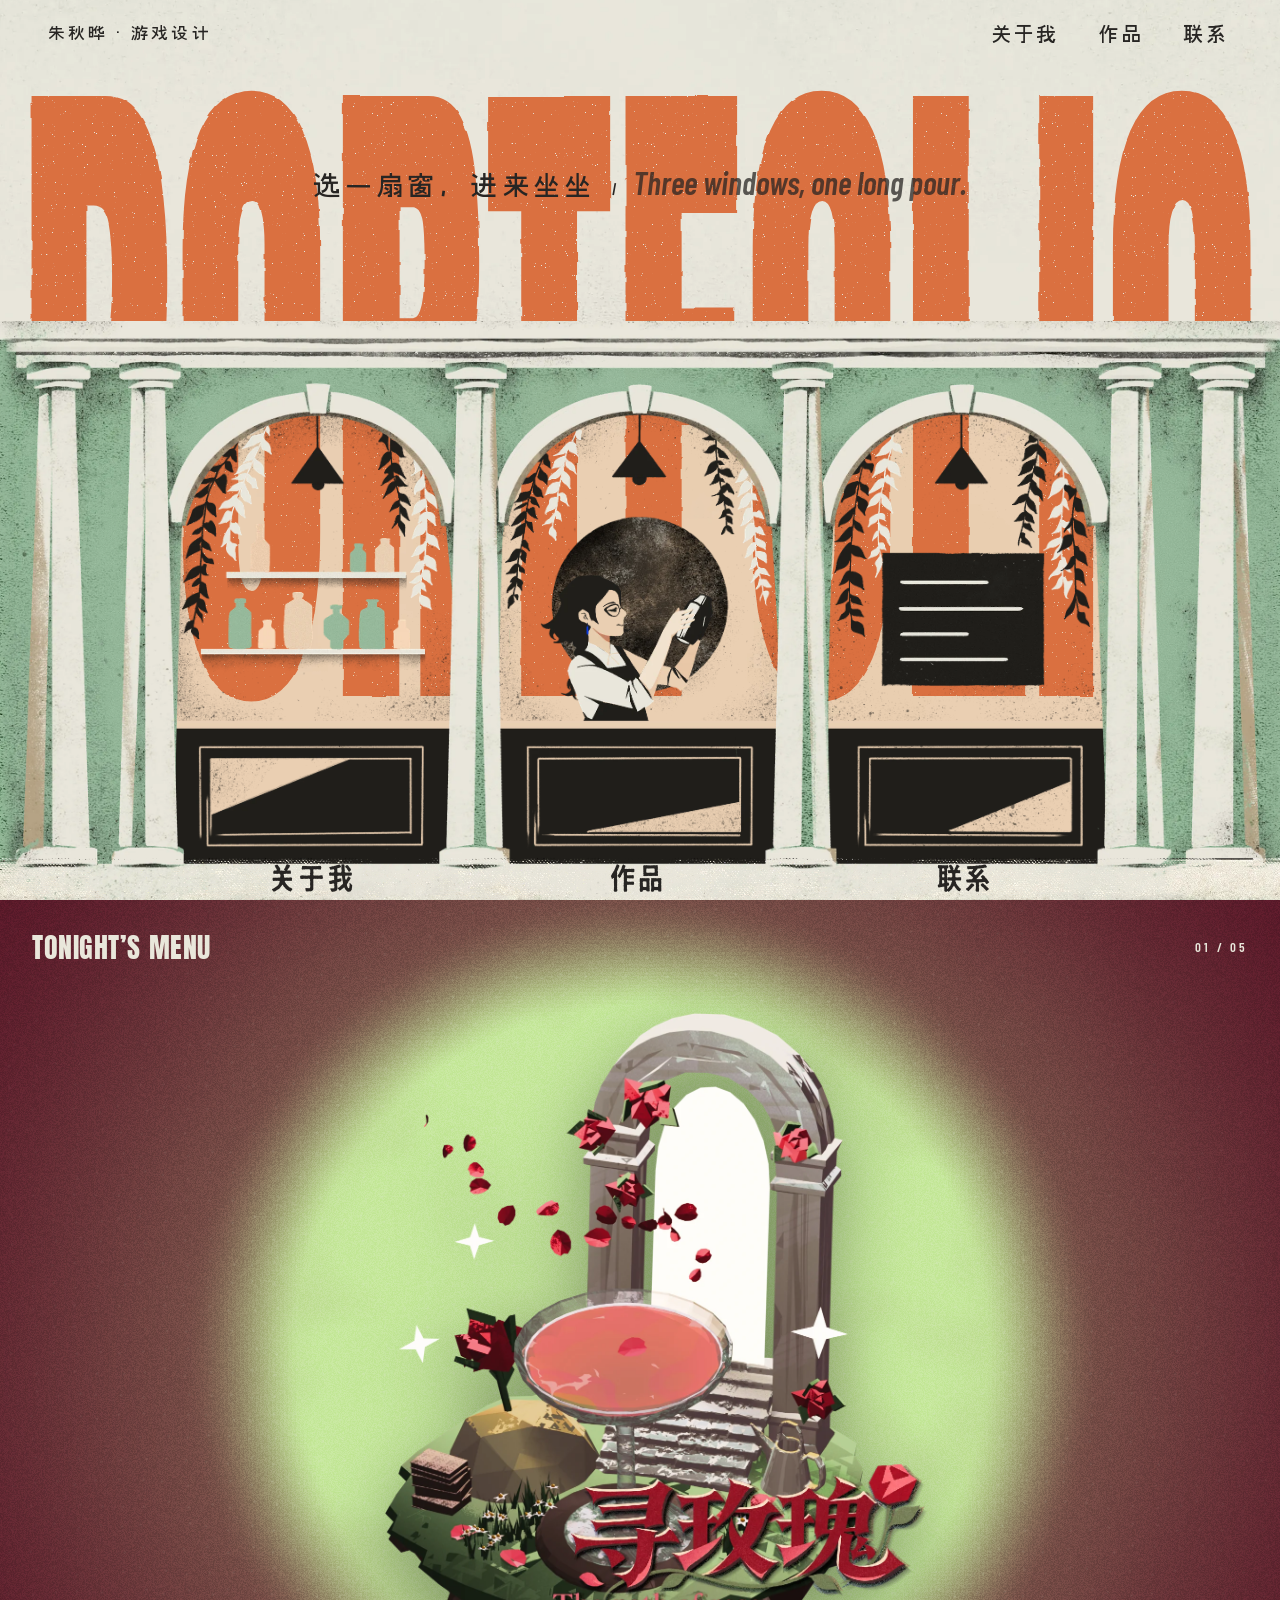
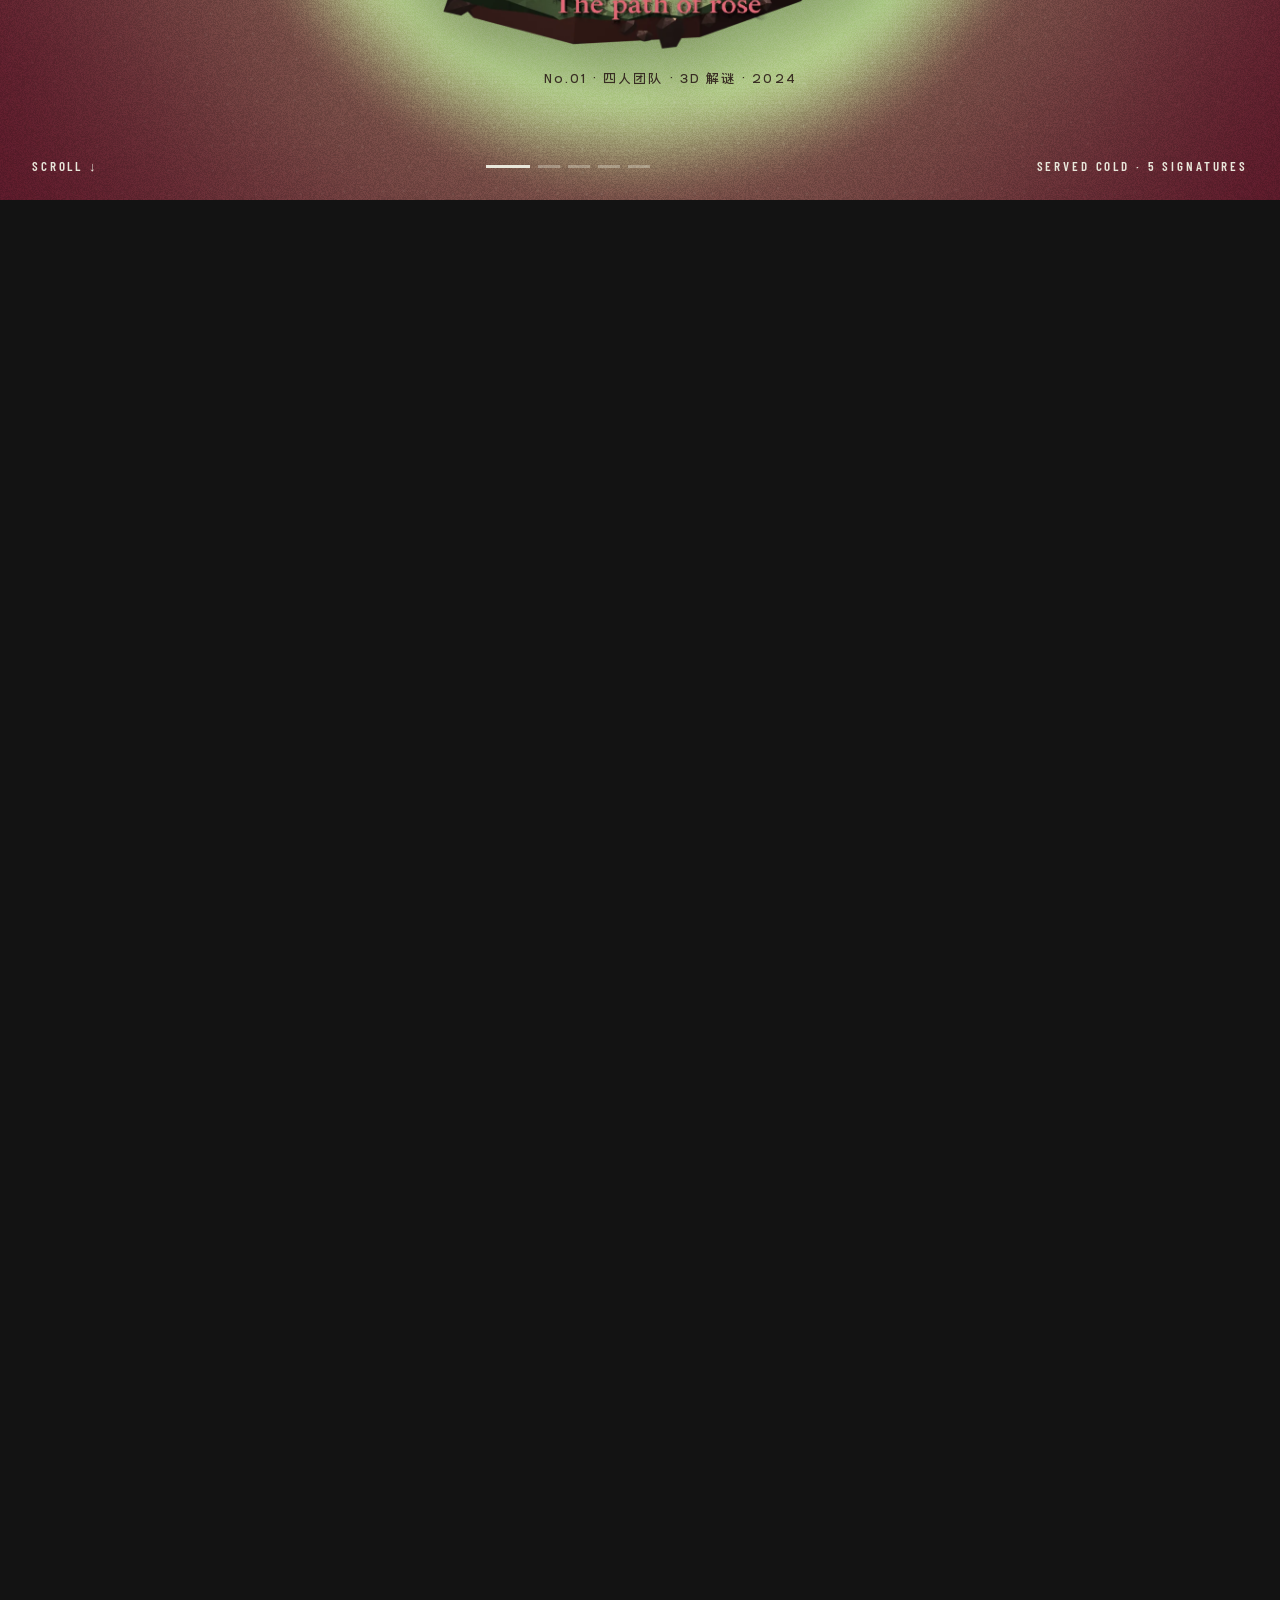
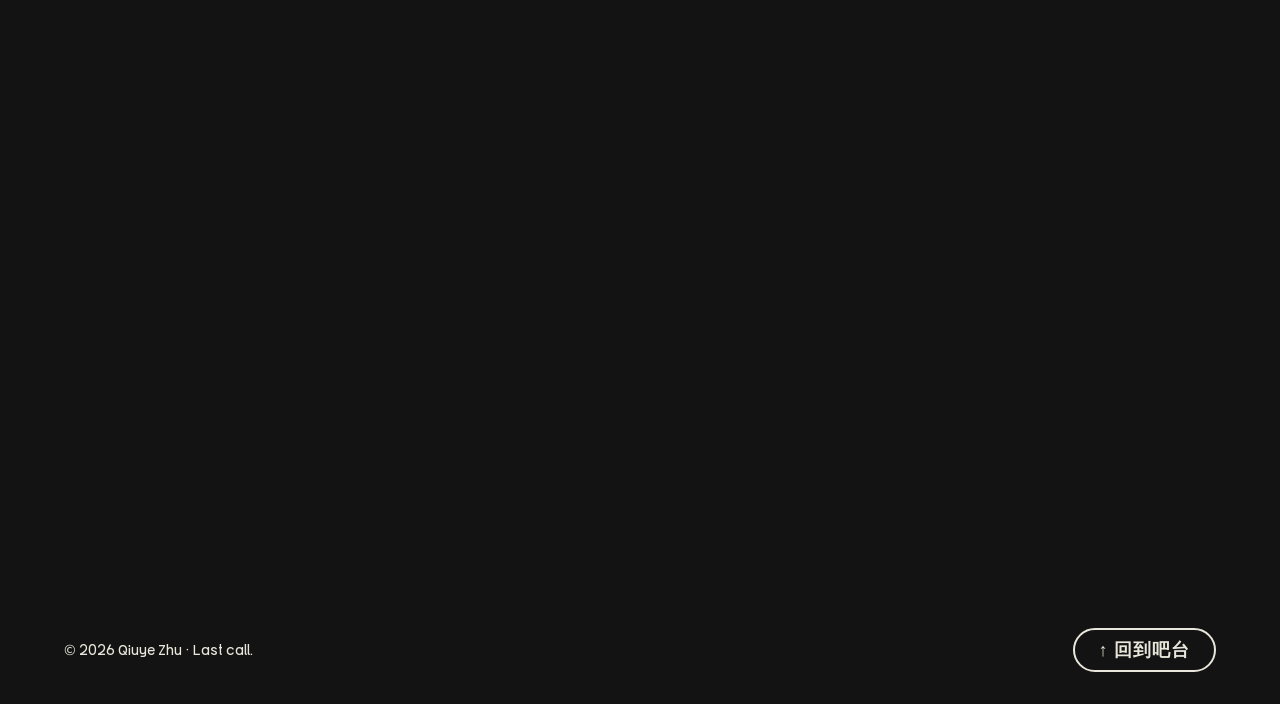
<file: index.html>
<!doctype html>
<html lang="zh-CN">
<head>
<meta charset="utf-8">
<meta name="viewport" content="width=device-width, initial-scale=1">
<title>Qiuye Zhu · Portfolio</title>
<meta name="description" content="Qiuye Zhu — game designer. Three windows, one long pour.">
<link rel="preconnect" href="https://fonts.googleapis.com">
<link rel="preconnect" href="https://fonts.gstatic.com" crossorigin>
<link rel="stylesheet" href="https://fonts.googleapis.com/css2?family=Anton&family=Archivo:ital,wght@1,800;1,900&amp;family=Barlow+Condensed:ital,wght@0,500;0,600;0,700;1,500;1,600&amp;family=Noto+Sans+SC:wght@400;500&amp;display=swap">
<link rel="stylesheet" href="style.css?v=46">
</head>
<body>
<div id="root" class="page">

<div class="stage-wrap">
<div class="stage" aria-hidden="true"></div>
<svg class="bigword bw-out" aria-hidden="true"><text text-anchor="middle" lengthAdjust="spacingAndGlyphs">PORTFOLIO</text></svg>
<div id="scene" class="scene scene-art" role="img" aria-label="手绘酒吧正立面：三个罗马拱窗，中间是正在摇酒的调酒师">
<img class="layer d1" src="assets/backwall.webp" alt="" style="left:10.0463%;top:10.2941%;width:81.2037%;height:86.7647%;">
<img id="sel0" class="layer d1 fade" src="assets/sel0.webp" alt="" style="left:10.5324%;top:6.5686%;width:26.9907%;height:89.6078%;opacity:0">
<img id="sel1" class="layer d1 fade" src="assets/sel1.webp" alt="" style="left:36.9676%;top:12.1569%;width:26.7361%;height:84.902%;opacity:0">
<img id="sel2" class="layer d1 fade" src="assets/sel2.webp" alt="" style="left:62.963%;top:11.8627%;width:26.713%;height:82.6471%;opacity:0">
<svg class="bigword bw-in" aria-hidden="true"><text text-anchor="middle" lengthAdjust="spacingAndGlyphs">PORTFOLIO</text></svg>
<img id="shadow0" class="layer d1 fade" src="assets/shadow0.webp" alt="" style="left:9.0278%;top:8.3824%;width:29.9306%;height:75.1961%;">
<img id="shadow1" class="layer d1 fade" src="assets/shadow1.webp" alt="" style="left:35.4167%;top:4.951%;width:29.1898%;height:85.1961%;">
<img id="shadow2" class="layer d1 fade" src="assets/shadow2.webp" alt="" style="left:58.8194%;top:0.0%;width:36.5278%;height:96.4216%;">
<img class="layer d3" src="assets/decor.webp?v=2" alt="" style="left:15.5787%;top:32.1078%;width:66.1111%;height:29.6078%;">
<div id="aboutfx" class="layer d3 fade" style="left:20.1389%;top:31.5196%;width:11.8519%;height:18.4314%;opacity:0;"><img class="breathe" src="assets/aboutfx.webp" alt=""></div>
<img id="hello" class="layer d3 fade" src="assets/hello.webp" alt="" style="left:68.75%;top:38.0882%;width:12.9398%;height:22.549%;opacity:0;">
<img id="cstars" class="layer d3 fade stars" src="assets/cstars.webp" alt="" style="left:67.1296%;top:32.9902%;width:15.625%;height:30.3431%;opacity:0;">
<svg class="svg-fill d3" viewBox="0 0 4320 2040" preserveAspectRatio="none" aria-hidden="true" style="mix-blend-mode:screen"><defs><linearGradient id="beamGrad" x1="0" y1="0" x2="0" y2="1"><stop offset="0" style="stop-color:var(--beam);stop-opacity:.95"></stop><stop offset="1" style="stop-color:var(--beam);stop-opacity:.15"></stop></linearGradient><filter id="beamBlur" x="-30%" y="-20%" width="160%" height="140%"><feGaussianBlur stdDeviation="28"></feGaussianBlur></filter></defs><g filter="url(#beamBlur)"><polygon id="beam0" points="1033,560 1113,560 1500,1360 646,1360" fill="url(#beamGrad)" style="opacity:0;transition:opacity 600ms ease"></polygon><polygon id="beam1" points="2116,560 2196,560 2583,1360 1729,1360" fill="url(#beamGrad)" style="opacity:0;transition:opacity 600ms ease"></polygon><polygon id="beam2" points="3204,560 3284,560 3671,1360 2817,1360" fill="url(#beamGrad)" style="opacity:0;transition:opacity 600ms ease"></polygon></g></svg>
<img class="layer d3" src="assets/personback.webp" alt="" style="left:44.9537%;top:43.6765%;width:10.9259%;height:17.7941%;">
<img id="shaker" class="layer d3 shaker" src="assets/shaker.webp" alt="" style="left:52.5694%;top:44.8039%;width:3.4259%;height:9.0196%;">
<img class="layer d3" src="assets/personfront.webp" alt="" style="left:42.1296%;top:41.6176%;width:13.3796%;height:25.4412%;">
<img id="stars" class="layer d3 stars fade" src="assets/stars.webp" alt="" style="left:40.4167%;top:39.4608%;width:18.9583%;height:25.1471%;opacity:0">
<img class="layer d4 vine" data-win="0" src="assets/vine_back0.webp" alt="" style="left:17.0602%;top:15.9804%;width:4.213%;height:23.6765%;animation-duration:4.2s;animation-delay:-0.0s">
<img class="layer d4 vine" data-win="0" src="assets/vine_back1.webp" alt="" style="left:31.9444%;top:22.402%;width:2.4537%;height:25.3922%;animation-duration:5.1s;animation-delay:-1.37s">
<img class="layer d4 vine" data-win="1" src="assets/vine_back2.webp" alt="" style="left:42.338%;top:17.1569%;width:3.1481%;height:19.2157%;animation-duration:3.8s;animation-delay:-2.74s">
<img class="layer d4 vine" data-win="1" src="assets/vine_back3.webp" alt="" style="left:57.4537%;top:24.1667%;width:2.8704%;height:22.9902%;animation-duration:4.7s;animation-delay:-4.11s">
<img class="layer d4 vine" data-win="2" src="assets/vine_back4.webp" alt="" style="left:67.5463%;top:16.8627%;width:3.0093%;height:25.5882%;animation-duration:5.4s;animation-delay:-0.08s">
<img class="layer d4 vine" data-win="2" src="assets/vine_back5.webp" alt="" style="left:81.4815%;top:22.549%;width:2.3611%;height:23.3333%;animation-duration:4.0s;animation-delay:-2.85s">
<img class="layer" src="assets/bulboff.webp" alt="" style="left:24.213%;top:24.5588%;width:51.5509%;height:3.7255%;">
<img id="bulb0" class="layer" src="assets/bulbon0.webp" alt="" style="left:24.213%;top:25.7353%;width:1.2731%;height:2.549%;opacity:0;transition:opacity 300ms ease">
<img id="bulb1" class="layer" src="assets/bulbon1.webp" alt="" style="left:49.2361%;top:24.5588%;width:1.412%;height:2.8922%;opacity:0;transition:opacity 300ms ease">
<img id="bulb2" class="layer" src="assets/bulbon2.webp" alt="" style="left:74.4676%;top:25.5392%;width:1.2963%;height:2.6961%;opacity:0;transition:opacity 300ms ease">
<img class="layer" src="assets/lamps.webp" alt="" style="left:22.6157%;top:14.902%;width:54.7222%;height:12.3529%;">
<div id="halo0" class="halo" aria-hidden="true" style="left:24.838%;top:26.471%;opacity:0"></div>
<div id="halo1" class="halo" aria-hidden="true" style="left:49.907%;top:26.471%;opacity:0"></div>
<div id="halo2" class="halo" aria-hidden="true" style="left:75.093%;top:26.471%;opacity:0"></div>
<img id="barLayer" class="layer" src="assets/bar.webp" alt="" style="left:10.463%;top:65.7353%;width:77.2685%;height:26.5196%;">
<img class="layer" src="assets/front.webp" alt="" style="left:0.0%;top:0.0%;width:100.0%;height:100.0%;">
<img class="layer vine" data-win="0" src="assets/vine_front0.webp" alt="" style="left:14.2361%;top:19.6078%;width:4.4444%;height:32.9902%;animation-duration:4.7s;animation-delay:-0.6s">
<img class="layer vine" data-win="0" src="assets/vine_front1.webp" alt="" style="left:29.5139%;top:17.9412%;width:2.5926%;height:17.7941%;animation-duration:5.4s;animation-delay:-1.97s">
<img class="layer vine" data-win="1" src="assets/vine_front2.webp" alt="" style="left:39.4444%;top:21.3725%;width:3.6343%;height:26.2255%;animation-duration:4.0s;animation-delay:-3.34s">
<img class="layer vine" data-win="1" src="assets/vine_front3.webp" alt="" style="left:54.838%;top:18.5294%;width:2.5926%;height:16.8627%;animation-duration:4.9s;animation-delay:-4.71s">
<img class="layer vine" data-win="2" src="assets/vine_front4.webp" alt="" style="left:65.1852%;top:21.2255%;width:3.1019%;height:31.0294%;animation-duration:4.2s;animation-delay:-1.88s">
<img class="layer vine" data-win="2" src="assets/vine_front5.webp" alt="" style="left:79.0509%;top:18.2843%;width:2.7315%;height:19.3137%;animation-duration:5.1s;animation-delay:-2.35s">
<img class="layer vine" data-win="2" src="assets/vine_front6.webp" alt="" style="left:82.5694%;top:26.6667%;width:2.5694%;height:23.9216%;animation-duration:3.8s;animation-delay:-1.22s">
<img class="layer" src="assets/columns.webp" alt="" style="left:0.0%;top:0.0%;width:100.0%;height:100.0%;">
</div>
<svg width="0" height="0" style="position:absolute" aria-hidden="true"><filter id="worn" x="-2%" y="-2%" width="104%" height="104%"><feTurbulence type="fractalNoise" baseFrequency="0.9" numOctaves="2" seed="7" result="n"/><feColorMatrix in="n" type="matrix" values="0 0 0 0 0  0 0 0 0 0  0 0 0 0 0  0 0 0 -14 11.6" result="holes"/><feTurbulence type="fractalNoise" baseFrequency="0.012 0.06" numOctaves="2" seed="3" result="w"/><feDisplacementMap in="SourceGraphic" in2="w" scale="3" xChannelSelector="R" yChannelSelector="G" result="rough"/><feComposite in="rough" in2="holes" operator="in"/></filter></svg>
<div class="floor-front" aria-hidden="true"></div>
<div class="scene scene-ui">
<button class="win" type="button" aria-label="关于我 About" data-go="0" data-en="0" style="left:13.889%;top:13.333%;width:21.759%;height:77.843%"></button>
<button class="win" type="button" aria-label="作品 Works" data-go="1" data-en="1" style="left:39.028%;top:13.333%;width:21.852%;height:77.843%"></button>
<button class="win" type="button" aria-label="联系方式 Contact" data-go="2" data-en="2" style="left:64.699%;top:13.333%;width:21.412%;height:77.843%"></button>
<div class="hints" aria-hidden="true"><span class="hint" style="left:24.421%">click</span><span class="hint" style="left:49.85%">click</span><span class="hint" style="left:75.428%">click</span></div>
<div class="labels" aria-hidden="true">
<span id="lab0" style="left:24.421%"><i class="squash-fix">关</i>于我</span>
<span id="lab1" style="left:49.85%">作品</span>
<span id="lab2" style="left:75.428%">联系</span>
</div>
</div>
<div class="attic">
<div class="topbar">
<span class="name">朱秋晔 · 游戏设计</span>
<nav class="nav" aria-label="主导航">
<button class="navb" type="button" data-go="0">关于我</button>
<button class="navb" type="button" data-go="1">作品</button>
<button class="navb" type="button" data-go="2">联系</button>
</nav>
</div>
<div class="title-block">
<h1 class="sr-only">朱秋晔 · 作品集</h1>
<div class="tagline"><span class="cn">选一扇窗，进来坐坐</span><span aria-hidden="true">/</span><span class="en">Three windows, one long pour.</span></div>
</div>
</div>
</div>

<section id="pool" class="pool" aria-label="works">
<div class="liquid" aria-hidden="true">
<svg class="grain"><filter id="lgrain" x="0" y="0" width="100%" height="100%"><feTurbulence type="fractalNoise" baseFrequency="0.8" numOctaves="2" seed="5" stitchTiles="stitch"></feTurbulence><feColorMatrix type="saturate" values="0"></feColorMatrix></filter><rect width="100%" height="100%" filter="url(#lgrain)"></rect></svg>
<span class="bub" style="left:8%;width:14px;height:14px;animation-delay:-1s"></span>
<span class="bub" style="left:21%;width:8px;height:8px;animation-delay:-4s"></span>
<span class="bub" style="left:37%;width:18px;height:18px;animation-delay:-6.5s"></span>
<span class="bub" style="left:58%;width:10px;height:10px;animation-delay:-2.5s"></span>
<span class="bub" style="left:73%;width:16px;height:16px;animation-delay:-7.5s"></span>
<span class="bub" style="left:90%;width:9px;height:9px;animation-delay:-5s"></span>
</div>
<div class="wave" aria-hidden="true"><svg width="200%" height="40" viewBox="0 0 2880 40" preserveAspectRatio="none"><path d="M0 22 C120 6 240 6 360 22 S600 38 720 22 S960 6 1080 22 S1320 38 1440 22 S1680 6 1800 22 S2040 38 2160 22 S2400 6 2520 22 S2760 38 2880 22 L2880 40 L0 40 Z"></path></svg></div>

<div id="poolContent" class="pool-content">
<div class="pool-inner">
<span id="orderTag" class="order-tag">✦ YOU ORDERED · WORKS ✦</span>

<div class="pane" data-pane="1">
<section id="works" class="works" aria-label="works · tonight's menu">
<div class="w-pin" id="wPin">
<canvas id="wBg" class="w-bg" aria-hidden="true"></canvas>
<div class="w-top"><b id="wTitle">TONIGHT&#8217;S MENU</b><span id="wCount">01 / 05</span></div>
<div class="w-track" id="wTrack"></div>
<div class="w-foot"><span>SCROLL &#8595;</span><div class="w-pips" id="wPips"></div><span>SERVED COLD · 5 SIGNATURES</span></div>
</div>
</section>
</div>

<div class="pane" data-pane="0" hidden>
<div class="grid12">
<div style="grid-column: span 7; display: flex; flex-direction: column; gap: 24px">
<span class="kicker">No.01 · ABOUT · 关于我</span>
<h2 class="big-title">The one behind the bar.</h2>
<p class="lead">[一句话的自我介绍，比如：I design games about forgiveness, shadows and second chances.]</p>
<p class="body">[两三句中文介绍：你是谁、做哪类设计、现在在哪里、正在找什么样的机会。]</p>
<p class="body-en">[An English version of the same, for visitors who don&#8217;t read Chinese.]</p>
</div>
<div class="photo-arch">[你的照片]</div>
</div>
<div class="facts" style="margin-top: 48px">
<div class="fact"><b>BASED IN</b><span>[CITY]</span></div>
<div class="fact"><b>FOCUS</b><span>游戏设计 · 关卡设计 · 互动叙事</span></div>
<div class="fact"><b>TOOLS</b><span>Unreal · Blender · Arduino · Ps · Procreate</span></div>
<div class="fact"><b>AVAILABLE</b><span>[实习 / 全职 / 合作]</span></div>
</div>
</div>

<div class="pane" data-pane="2" hidden>
<div class="contact-hero">
<span class="kicker" style="color: var(--ink)">No.03 · CONTACT · 联系方式</span>
<h2>Leave a note<br>at the bar.</h2>
<p class="body" style="font-size: 18px">想聊聊合作、实习，或者只是想一起喝一杯，都欢迎留言。</p>
</div>
<div class="cards">
<div class="card"><b>EMAIL</b><span>[EMAIL]</span></div>
<div class="card"><b>INSTAGRAM</b><span>[@HANDLE]</span></div>
<div class="card"><b>小红书</b><span>[账号]</span></div>
<div class="card"><b>RÉSUMÉ</b><span>[简历 PDF 链接]</span></div>
</div>
</div>

<footer>
<span>© 2026 Qiuye Zhu · Last call.</span>
<button class="pill" type="button" id="toTop">↑ 回到吧台</button>
</footer>
</div>
</div>
</section>

</div>
<script src="main.js?v=49"></script>
</body>
</html>
</file>
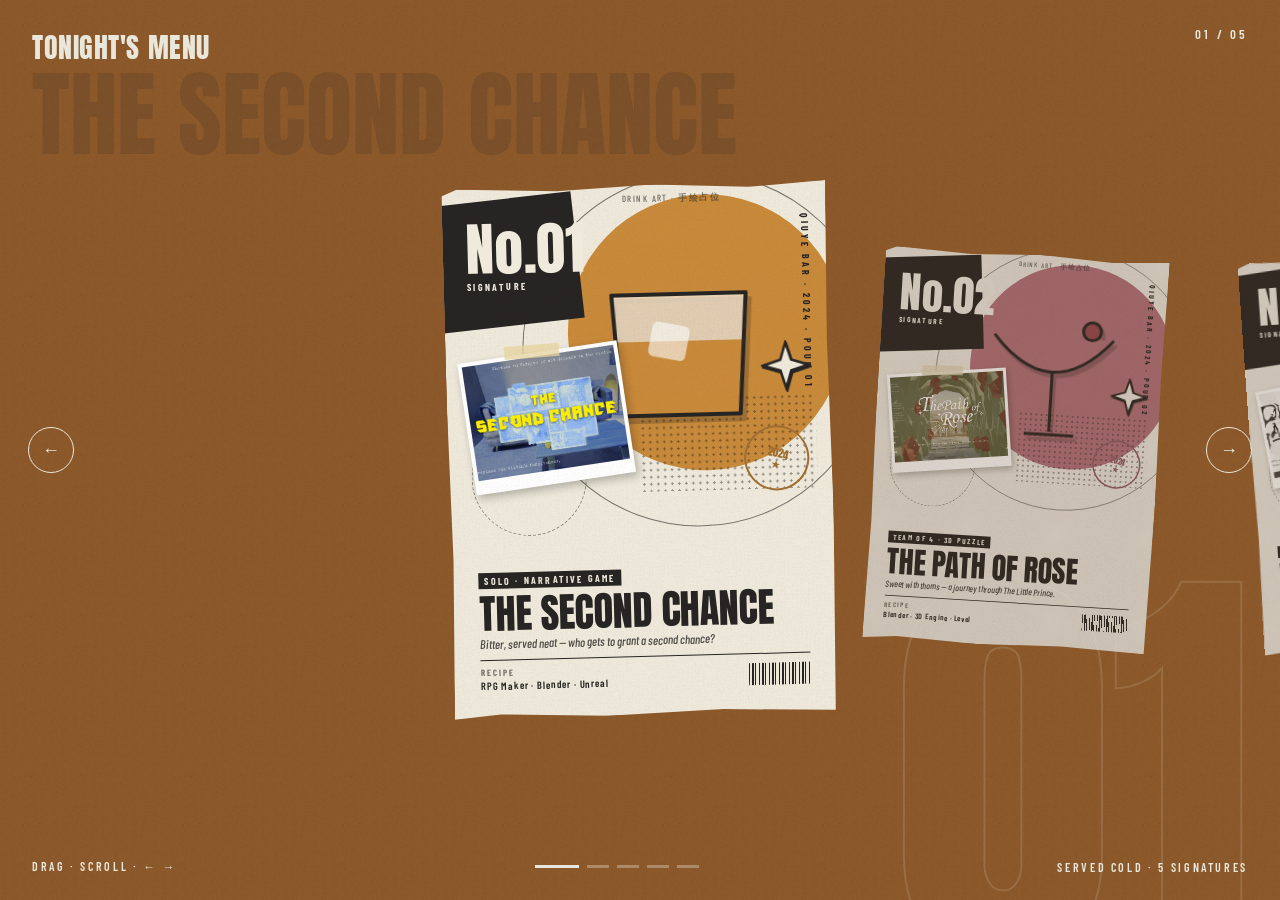
<file: works_proto.html>
<!DOCTYPE html>
<html lang="zh">
<head>
<meta charset="utf-8">
<meta name="viewport" content="width=device-width,initial-scale=1">
<title>Works · Tonight's Menu (prototype)</title>
<link href="https://fonts.googleapis.com/css2?family=Anton&family=Barlow+Condensed:ital,wght@0,500;0,600;0,700;1,500&family=Noto+Sans+SC:wght@400;500&display=swap" rel="stylesheet">
<style>
:root{--bg:#DA6F41;--ink:#272523;--cream:#E9E7DB;--paper:#EFEADC}
*{box-sizing:border-box;margin:0;padding:0}
html,body{height:100%;overflow:hidden}
body{background:var(--bg);transition:background-color .8s ease;font-family:'Barlow Condensed',sans-serif;color:var(--cream);user-select:none}
/* page grain */
body:before{content:"";position:fixed;inset:0;pointer-events:none;opacity:.18;mix-blend-mode:multiply;
 background-image:url("data:image/svg+xml,%3Csvg xmlns='http://www.w3.org/2000/svg' width='160' height='160'%3E%3Cfilter id='n'%3E%3CfeTurbulence baseFrequency='.9' numOctaves='2'/%3E%3C/filter%3E%3Crect width='160' height='160' filter='url(%23n)'/%3E%3C/svg%3E")}

.top{position:fixed;left:32px;right:32px;top:26px;display:flex;justify-content:space-between;font-weight:600;font-size:13px;letter-spacing:.22em;z-index:5}
.top b{font-family:Anton;font-weight:400;font-size:28px;letter-spacing:.02em}
.ghost{position:fixed;right:2vw;bottom:-7vw;font-family:Anton;font-size:34vw;line-height:1;color:transparent;-webkit-text-stroke:2px rgba(233,231,219,.15);pointer-events:none;transition:opacity .4s}
.bigname{position:fixed;left:32px;top:72px;font-family:Anton;font-size:7.4vw;line-height:.9;color:rgba(39,37,35,.16);pointer-events:none;white-space:nowrap}

.stage{position:fixed;inset:0;display:flex;align-items:center;cursor:grab}
.stage.drag{cursor:grabbing}
.track{position:absolute;left:50%;top:50%;height:0;transition:transform .8s cubic-bezier(.2,.8,.2,1)}
.track.nodur{transition:none}

.card{--c:#C98A3A;position:absolute;width:var(--cw);height:calc(var(--cw)*1.38);left:calc(var(--i)*var(--gap) - var(--cw)/2);top:calc(var(--cw)*-.69);
 transition:transform .8s cubic-bezier(.2,.8,.2,1),filter .8s,opacity .8s;transform:scale(.74) rotate(var(--rot));filter:saturate(.55) brightness(.92);opacity:.85}
.card.on{transform:scale(1) rotate(-1.5deg);filter:none;opacity:1;z-index:3}
:root{--cw:min(390px,30vw,44vh);--gap:calc(var(--cw)*.98)}

.paper{position:absolute;inset:0;background:var(--paper);overflow:hidden;box-shadow:0 18px 40px rgba(20,10,5,.28);
 clip-path:polygon(0 1.2%,4% 0,30% .8%,55% 0,80% .9%,100% 0,99.4% 30%,100% 62%,99.2% 100%,70% 99.3%,40% 100%,12% 99.2%,0 100%,.7% 70%,0 40%)}
.paper:after{content:"";position:absolute;inset:0;opacity:.35;mix-blend-mode:multiply;
 background-image:url("data:image/svg+xml,%3Csvg xmlns='http://www.w3.org/2000/svg' width='120' height='120'%3E%3Cfilter id='n'%3E%3CfeTurbulence baseFrequency='.75' numOctaves='3'/%3E%3CfeColorMatrix values='0 0 0 0 .5 0 0 0 0 .45 0 0 0 0 .4 0 0 0 .5 0'/%3E%3C/filter%3E%3Crect width='120' height='120' filter='url(%23n)'/%3E%3C/svg%3E")}
/* collage shapes */
.sun{position:absolute;width:72%;aspect-ratio:1;border-radius:50%;background:var(--c);left:32%;top:2%}
.ring{position:absolute;width:92%;aspect-ratio:1;border-radius:50%;border:1.5px solid var(--ink);left:20%;top:-2%;opacity:.6}
.ring.s{width:30%;left:6%;top:44%;border-style:dashed;opacity:.5}
.block{position:absolute;width:40%;height:24%;background:var(--ink);left:-5%;top:2%;transform:rotate(-5deg)}
.dots{position:absolute;width:46%;height:18%;left:50%;top:40%;opacity:.45;background-image:radial-gradient(var(--ink) 1.1px,transparent 1.3px);background-size:7px 7px}
.stripe{position:absolute;left:0;right:0;top:58%;height:5%;background:repeating-linear-gradient(-45deg,var(--ink) 0 6px,transparent 6px 12px);opacity:.85}
.drink{position:absolute;width:56%;left:33%;top:3%;filter:drop-shadow(4px 6px 0 rgba(39,37,35,.25))}
.ph{position:absolute;left:47%;top:1.6%;font-size:9px;letter-spacing:.16em;color:var(--ink);opacity:.55;font-weight:600}
/* text */
.no{position:absolute;left:6%;top:6%;font-family:Anton;font-size:calc(var(--cw)*.15);color:var(--paper);line-height:1;z-index:2;mix-blend-mode:normal}
.no small{display:block;font-family:'Barlow Condensed';font-weight:700;font-size:10px;letter-spacing:.24em;margin-top:4px}
.vert{position:absolute;right:4%;top:6%;writing-mode:vertical-rl;font-weight:700;font-size:10px;letter-spacing:.3em;color:var(--ink)}
.photo{position:absolute;width:42%;left:5%;top:31%;background:#fff;padding:4px 4px 14px;transform:rotate(-7deg);box-shadow:2px 4px 8px rgba(0,0,0,.25)}
.photo img{display:block;width:100%;aspect-ratio:4/3;object-fit:cover}
.tape{position:absolute;width:34%;height:10%;left:30%;top:-6%;background:rgba(233,214,160,.75);transform:rotate(4deg)}
.info{position:absolute;left:7%;right:7%;bottom:5%;color:var(--ink)}
.kind{font-weight:700;font-size:10px;letter-spacing:.22em;background:var(--ink);color:var(--paper);display:inline-block;padding:2px 6px}
.name{font-family:Anton;font-size:calc(var(--cw)*.105);line-height:.95;margin:6px 0 4px;text-transform:uppercase}
.note{font-style:italic;font-weight:500;font-size:12.5px;line-height:1.2;opacity:.8;max-width:78%}
.rec{display:flex;justify-content:space-between;align-items:flex-end;margin-top:8px;border-top:1.5px solid var(--ink);padding-top:6px;gap:10px}
.rec span{font-weight:600;font-size:10.5px;letter-spacing:.08em;line-height:1.3}
.rec span i{display:block;font-style:normal;font-weight:700;letter-spacing:.22em;font-size:9px;opacity:.6}
.bar{height:22px;width:62px;flex:none;background:repeating-linear-gradient(90deg,var(--ink) 0 1px,transparent 1px 3px,var(--ink) 3px 5px,transparent 5px 6px,var(--ink) 6px 7px,transparent 7px 10px)}
.star{position:absolute;right:5%;top:30%;width:13%;color:var(--paper);filter:drop-shadow(1px 2px 0 var(--ink))}
.stamp{position:absolute;right:6%;top:46%;width:17%;aspect-ratio:1;border:2px solid var(--c);border-radius:50%;display:grid;place-items:center;transform:rotate(14deg);
 font-family:Anton;font-size:11px;color:var(--c);text-align:center;line-height:1;filter:brightness(.8)}

.foot{position:fixed;left:32px;right:32px;bottom:26px;display:flex;justify-content:space-between;align-items:center;font-weight:600;font-size:12px;letter-spacing:.22em;z-index:5}
.pips{display:flex;gap:8px}.pips i{width:22px;height:3px;background:var(--cream);opacity:.35;transition:opacity .4s,width .4s}.pips i.on{opacity:1;width:44px}
.arrow{position:fixed;top:50%;z-index:6;width:46px;height:46px;border-radius:50%;border:1.5px solid var(--cream);background:none;color:var(--cream);font-size:18px;cursor:pointer;transform:translateY(-50%)}
.arrow.l{left:28px}.arrow.r{right:28px}
</style>
</head>
<body>
<div class="bigname" id="bigname"></div>
<div class="ghost" id="ghost">01</div>
<div class="top"><span><b>TONIGHT'S MENU</b></span><span id="count">01 / 05</span></div>
<div class="stage" id="stage"><div class="track" id="track"></div></div>
<button class="arrow l" id="prev">←</button><button class="arrow r" id="next">→</button>
<div class="foot"><span>DRAG · SCROLL · ← →</span><div class="pips" id="pips"></div><span>SERVED COLD · 5 SIGNATURES</span></div>

<script>
var P=[
 {name:'The Second Chance',kind:'SOLO · NARRATIVE GAME',note:'Bitter, served neat — who gets to grant a second chance?',tools:'RPG Maker · Blender · Unreal',img:'assets/cover-second-chance.webp',c:'#C98A3A',bg:'#8E5A2B',glass:'rocks',yr:'2024'},
 {name:'The Path of Rose',kind:'TEAM OF 4 · 3D PUZZLE',note:'Sweet with thorns — a journey through The Little Prince.',tools:'Blender · 3D Engine · Level',img:'assets/cover-path-of-rose.webp',c:'#D9667A',bg:'#A94456',glass:'coupe',yr:'2024'},
 {name:'Dusk Game',kind:'GAME DESIGN · 2D',note:'Smoky, best at dusk — a game of shadows and hide-and-seek.',tools:'Procreate · Ps · Ae · Unreal',img:'assets/cover-dusk-game.webp',c:'#8C78B0',bg:'#4F4468',glass:'martini',yr:'2023'},
 {name:'Oops! Wrong Choice',kind:'DUO · INSTALLATION',note:'Fizzy and unpredictable — every jump leaves a mark.',tools:'Blender · Python · Arduino',img:'assets/cover-oops.webp',c:'#B7CF5A',bg:'#6F8A3A',glass:'highball',yr:'2024'},
 {name:'On The Way to Work',kind:'BOARD GAME · UNESCO',note:'A strong pick-me-up — a board game about entering the job market.',tools:'Cards · Rules · User Research',img:'assets/cover-on-the-way.webp',c:'#A8774F',bg:'#5C4130',glass:'coffee',yr:'2024'}
];
// placeholder glasses (to be replaced by hand-drawn drinks)
function glass(t,c){
 var I='#272523',L='fill="'+c+'"',S='stroke="'+I+'" stroke-width="3" fill="none" stroke-linejoin="round"';
 var g={
  rocks:'<path d="M30 70 L36 160 H124 L130 70Z" fill="#F7F3E8" opacity=".7"/><path d="M33 105 L36 160 H124 L127 105Z" '+L+'/><rect x="58" y="92" width="28" height="26" rx="4" fill="#fff" opacity=".6" transform="rotate(12 72 105)"/><path d="M30 70 L36 160 H124 L130 70Z" '+S+'/>',
  coupe:'<path d="M20 70 Q80 140 140 70Z" '+L+'/><path d="M20 70 Q80 140 140 70" '+S+'/><path d="M80 105 V165 M55 168 H105" '+S+'/><circle cx="118" cy="62" r="9" fill="#C93A4C" stroke="'+I+'" stroke-width="3"/>',
  martini:'<path d="M18 60 L80 120 L142 60Z" fill="#F7F3E8" opacity=".7"/><path d="M34 76 L80 120 L126 76Z" '+L+'/><path d="M18 60 L80 120 L142 60Z M80 120 V168 M56 170 H104" '+S+'/><circle cx="95" cy="82" r="7" fill="#7FA585" stroke="'+I+'" stroke-width="2.5"/><path d="M60 50 L100 92" '+S+'/>',
  highball:'<rect x="46" y="30" width="68" height="138" rx="3" fill="#F7F3E8" opacity=".7"/><rect x="46" y="62" width="68" height="106" '+L+'/><circle cx="62" cy="120" r="3" fill="#fff"/><circle cx="90" cy="100" r="4" fill="#fff"/><circle cx="76" cy="140" r="2.5" fill="#fff"/><rect x="46" y="30" width="68" height="138" rx="3" '+S+'/><path d="M98 10 L84 90" '+S+'/>',
  coffee:'<path d="M36 80 Q36 166 80 166 Q124 166 124 80Z" '+L+'/><path d="M36 80 Q36 166 80 166 Q124 166 124 80Z M124 96 Q146 98 140 120 Q136 134 120 132" '+S+'/><path d="M60 64 Q52 48 62 36 M84 64 Q76 48 86 36" '+S+' opacity=".6"/><ellipse cx="80" cy="80" rx="44" ry="7" fill="#E9D9BC" stroke="'+I+'" stroke-width="3"/>'
 };
 return '<svg class="drink" viewBox="0 0 160 180">'+g[t]+'</svg>';
}
var STAR='<svg viewBox="0 0 24 24"><path fill="currentColor" stroke="#272523" stroke-width="1.2" d="M12 1 14.6 9.4 23 12 14.6 14.6 12 23 9.4 14.6 1 12 9.4 9.4Z"/></svg>';
var track=document.getElementById('track'),pips=document.getElementById('pips');
P.forEach(function(p,i){
 var d=document.createElement('div');d.className='card';d.style.setProperty('--i',i);d.style.setProperty('--c',p.c);d.style.setProperty('--rot',(i%2?3.5:-4)+'deg');
 d.innerHTML='<div class="paper"><div class="ring"></div><div class="sun"></div><div class="block"></div><div class="ring s"></div><div class="dots"></div>'+
  glass(p.glass,p.c)+'<div class="ph">DRINK ART · 手绘占位</div>'+
  '<div class="no">No.0'+(i+1)+'<small>SIGNATURE</small></div><div class="vert">QIUYE BAR · '+p.yr+' · POUR 0'+(i+1)+'</div>'+
  '<div class="photo"><div class="tape"></div><img src="'+p.img+'" draggable="false"></div><div class="star">'+STAR+'</div>'+
  '<div class="stamp">'+p.yr+'<br>★</div>'+
  '<div class="info"><span class="kind">'+p.kind+'</span><div class="name">'+p.name+'</div><div class="note">'+p.note+'</div>'+
  '<div class="rec"><span><i>RECIPE</i>'+p.tools+'</span><div class="bar"></div></div></div></div>';
 d.onclick=function(){if(!moved)go(i)};
 track.appendChild(d);pips.appendChild(document.createElement('i'));
});
var cards=track.children,cur=0,moved=false;
function gap(){return cards[0].getBoundingClientRect?parseFloat(getComputedStyle(cards[0]).width)/ (cards[0].classList.contains('on')?1:1)*0.98:0}
function go(i,off){
 cur=Math.max(0,Math.min(P.length-1,i));
 var g=parseFloat(getComputedStyle(document.documentElement).getPropertyValue('--cw'))||0;
 var cw=cards[0].offsetWidth, x=-(cur*cw*.98)+(off||0);
 track.style.transform='translateX('+x+'px)';
 for(var k=0;k<cards.length;k++){cards[k].classList.toggle('on',k===cur);pips.children[k].classList.toggle('on',k===cur)}
 document.body.style.setProperty('--bg',P[cur].bg);
 document.getElementById('count').textContent='0'+(cur+1)+' / 05';
 document.getElementById('ghost').textContent='0'+(cur+1);
 document.getElementById('bigname').textContent=P[cur].name.toUpperCase();
}
document.getElementById('prev').onclick=function(){go(cur-1)};
document.getElementById('next').onclick=function(){go(cur+1)};
addEventListener('keydown',function(e){if(e.key=='ArrowRight')go(cur+1);if(e.key=='ArrowLeft')go(cur-1)});
var acc=0,lock=0;
addEventListener('wheel',function(e){e.preventDefault();var now=Date.now();if(now<lock)return;acc+=Math.abs(e.deltaX)>Math.abs(e.deltaY)?e.deltaX:e.deltaY;
 if(Math.abs(acc)>40){go(cur+(acc>0?1:-1));acc=0;lock=now+650}},{passive:false});
var st=document.getElementById('stage'),sx=null;
st.addEventListener('pointerdown',function(e){sx=e.clientX;moved=false;track.classList.add('nodur');st.classList.add('drag')});
addEventListener('pointermove',function(e){if(sx===null)return;var dx=e.clientX-sx;if(Math.abs(dx)>6)moved=true;go(cur,dx)});
addEventListener('pointerup',function(e){if(sx===null)return;var dx=e.clientX-sx;sx=null;track.classList.remove('nodur');st.classList.remove('drag');
 var cw=cards[0].offsetWidth;go(cur-Math.round(dx/(cw*.6)))});
addEventListener('resize',function(){go(cur)});
go(0);
</script>
</body>
</html>
</file>
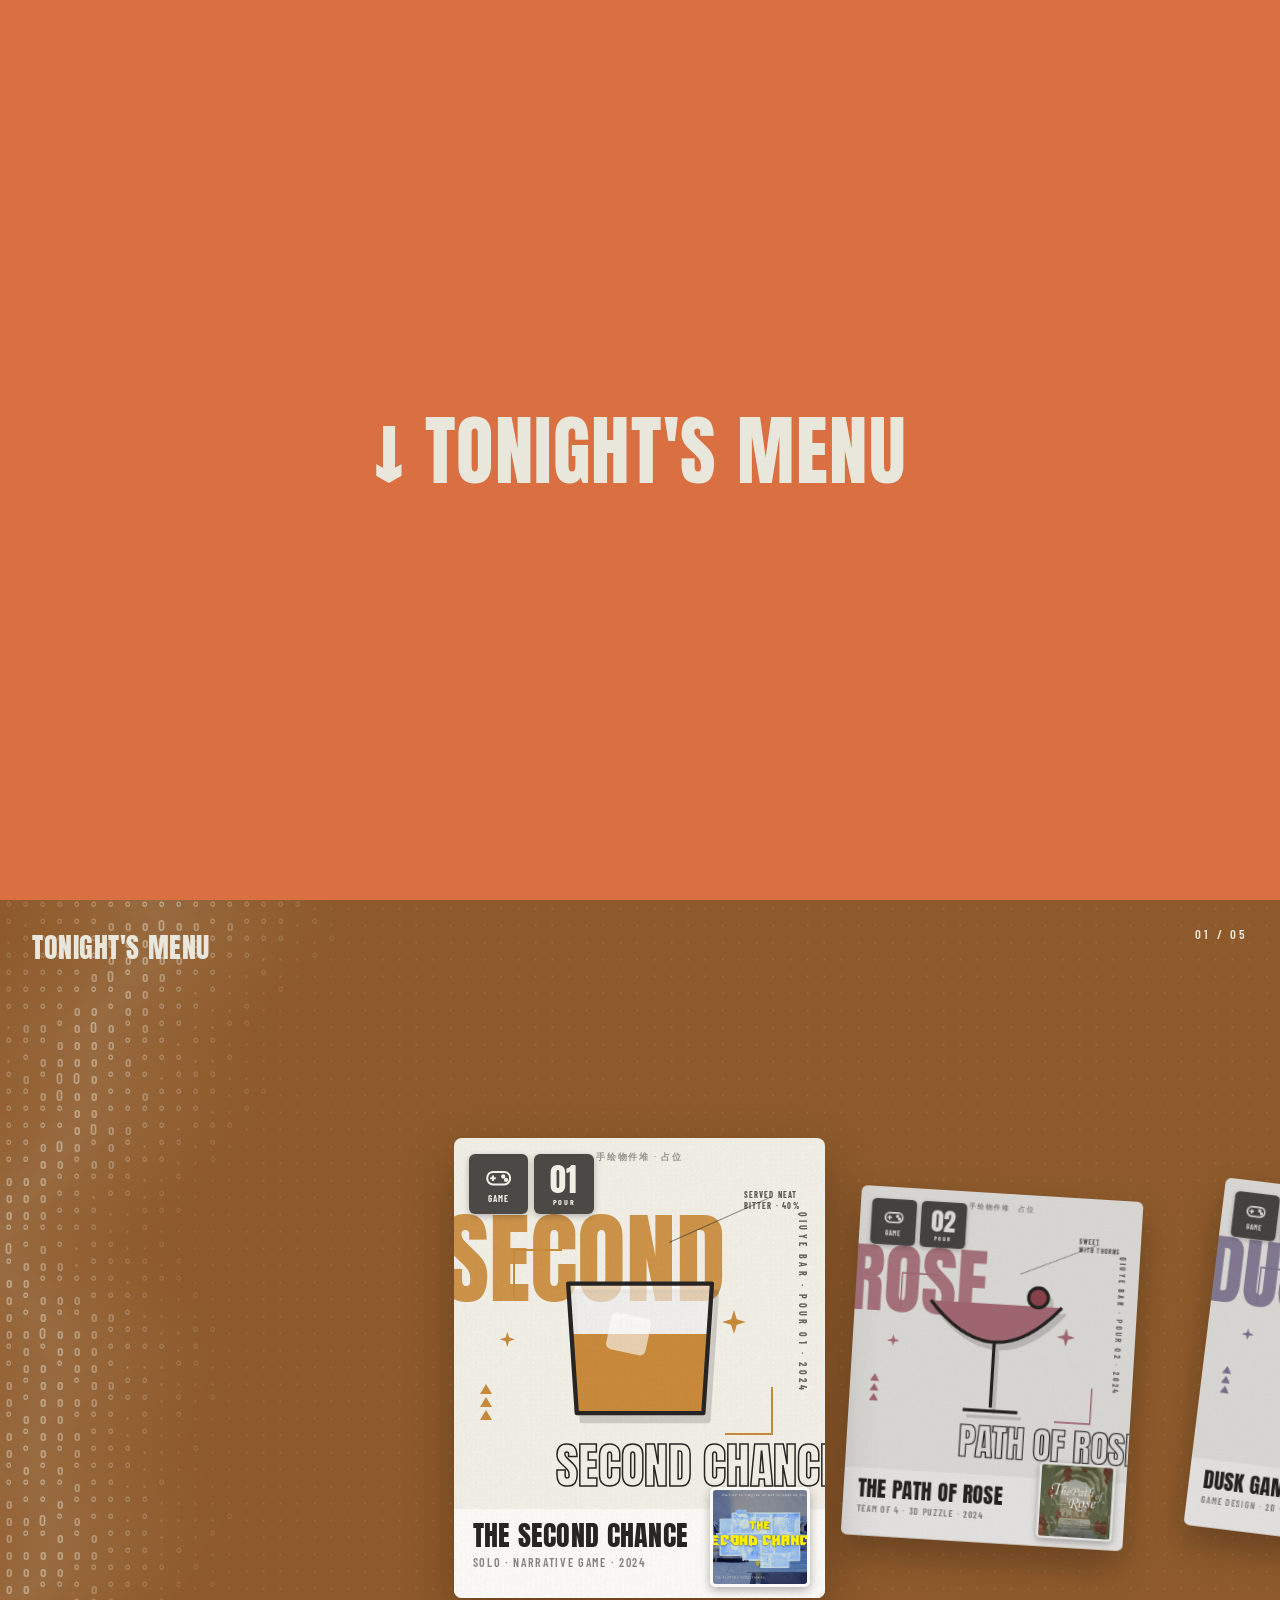
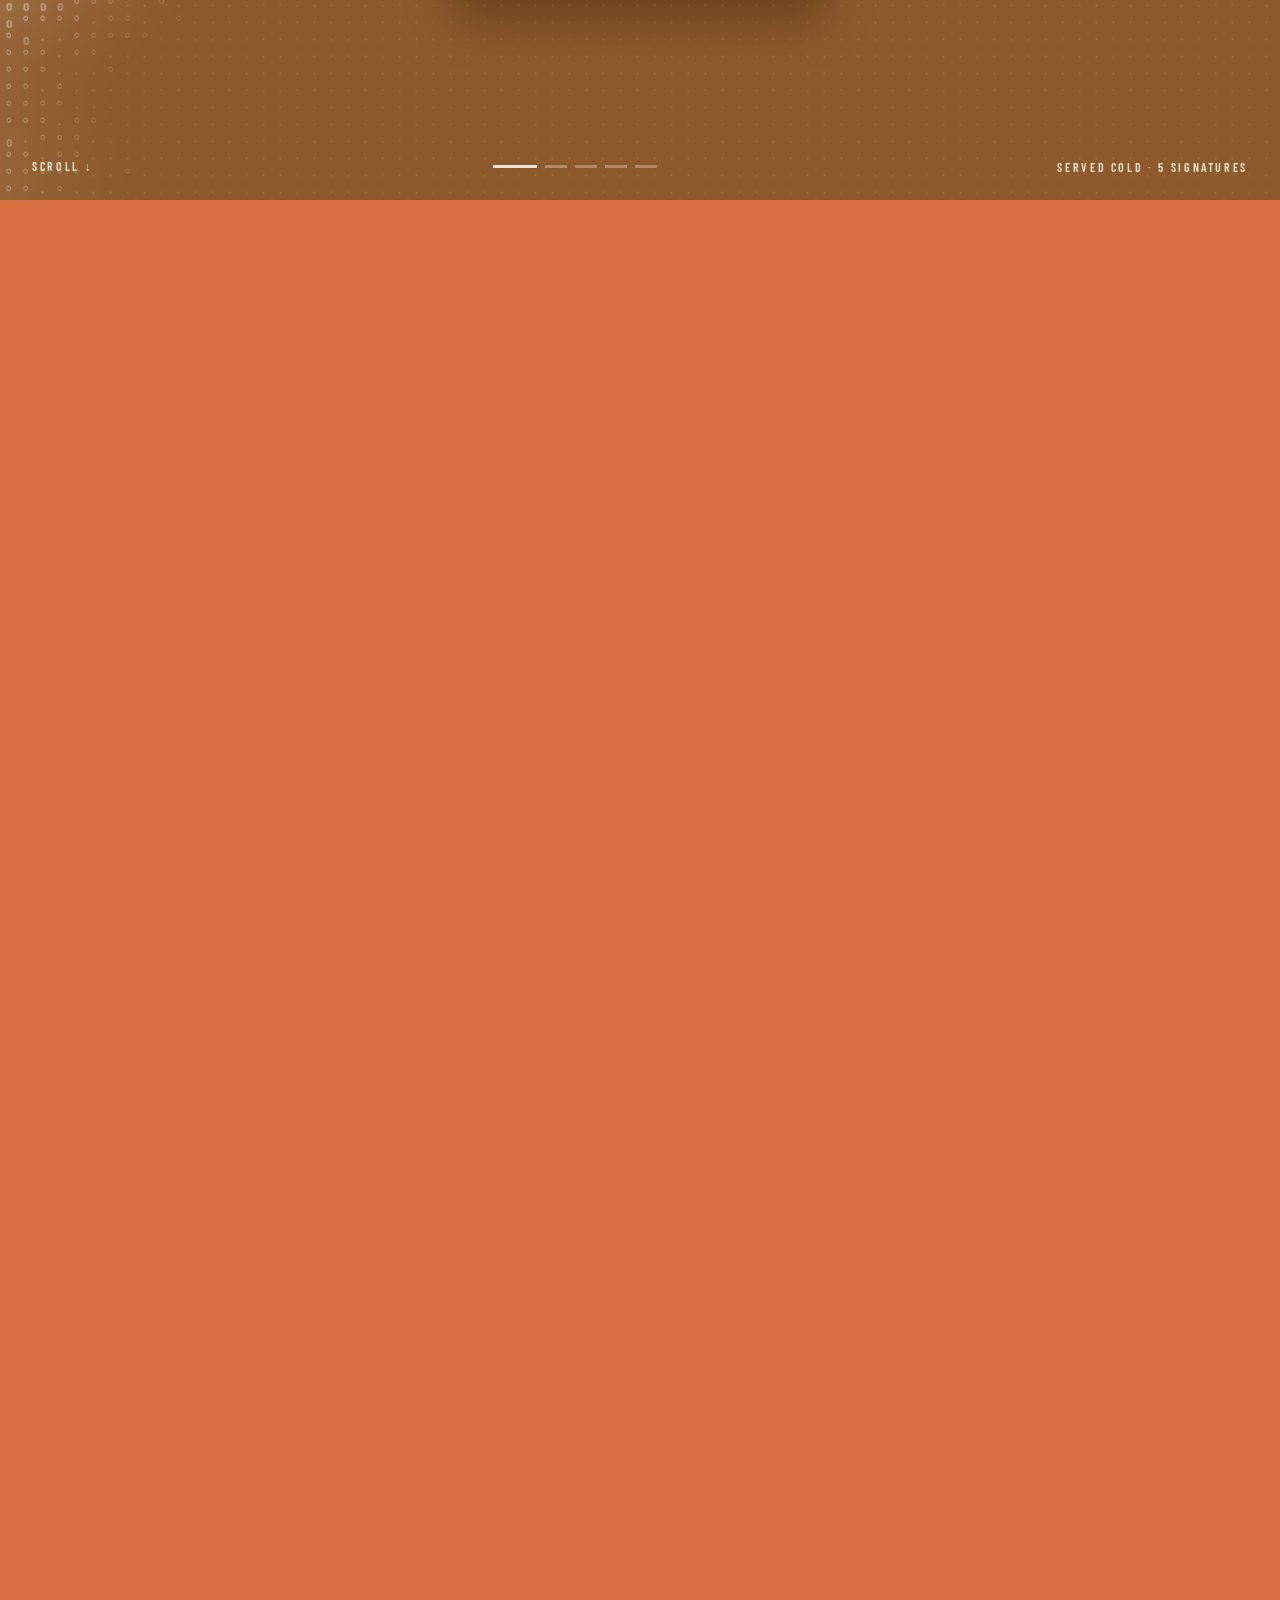
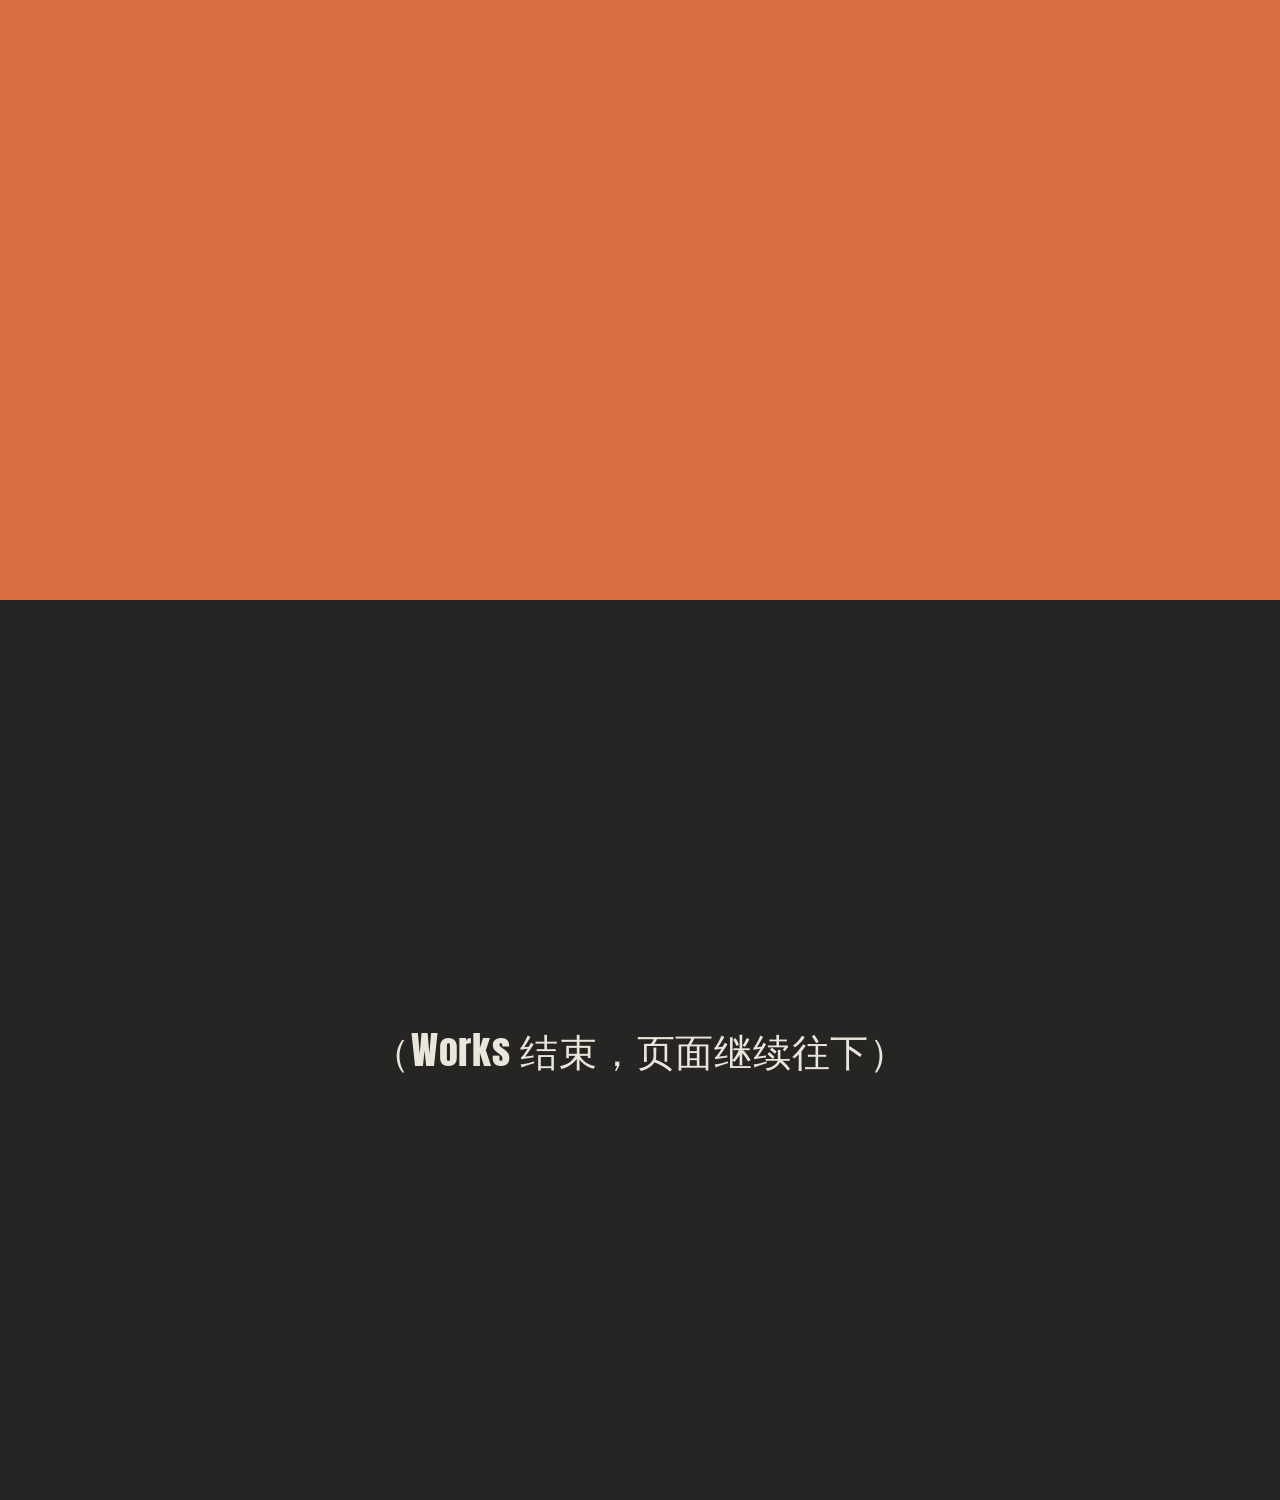
<file: works_proto2.html>
<!DOCTYPE html>
<html lang="zh">
<head>
<meta charset="utf-8">
<meta name="viewport" content="width=device-width,initial-scale=1">
<title>Works · Tonight's Menu (prototype 2)</title>
<link href="https://fonts.googleapis.com/css2?family=Anton&family=Barlow+Condensed:ital,wght@0,500;0,600;0,700;1,500&family=Noto+Sans+SC:wght@500;700&display=swap" rel="stylesheet">
<style>
:root{--ink:#272523;--cream:#E9E7DB;--paper:#F2EFE7;--cw:min(400px,29vw,50vh)}
*{box-sizing:border-box;margin:0;padding:0}
html{scroll-snap-type:y mandatory;background:#DA6F41}
body{font-family:'Barlow Condensed',sans-serif;color:var(--cream)}
.snap{scroll-snap-align:start}
#intro,#after{height:100vh;display:grid;place-items:center;font-family:Anton;font-size:6vw;letter-spacing:.02em}
#intro{background:#DA6F41}
#after{background:var(--ink);font-size:3vw}
#works{position:relative;height:500vh}
.pts div{position:absolute;left:0;width:1px;height:100vh}
.pin{position:sticky;top:0;height:100vh;overflow:hidden}
#bg{position:absolute;inset:0;width:100%;height:100%}

.top{position:absolute;left:32px;right:32px;top:26px;display:flex;justify-content:space-between;font-weight:600;font-size:13px;letter-spacing:.22em;z-index:5}
.top b{font-family:Anton;font-weight:400;font-size:28px;letter-spacing:.02em}
.foot{position:absolute;left:32px;right:32px;bottom:26px;display:flex;justify-content:space-between;align-items:center;font-weight:600;font-size:12px;letter-spacing:.22em;z-index:5}
.pips{display:flex;gap:8px}.pips i{width:22px;height:3px;background:var(--cream);opacity:.35;transition:opacity .4s,width .4s}.pips i.on{opacity:1;width:44px}

.track{position:absolute;left:50%;top:52%}
.card{position:absolute;width:var(--cw);height:calc(var(--cw)*1.24);left:calc(var(--cw)/-2);top:calc(var(--cw)*-.62);will-change:transform}
.frame{position:absolute;inset:0;background:var(--paper);border-radius:8px;overflow:hidden;box-shadow:0 22px 50px rgba(20,10,5,.3)}
.frame:after{content:"";position:absolute;inset:0;opacity:.3;mix-blend-mode:multiply;pointer-events:none;
 background-image:url("data:image/svg+xml,%3Csvg xmlns='http://www.w3.org/2000/svg' width='120' height='120'%3E%3Cfilter id='n'%3E%3CfeTurbulence baseFrequency='.8' numOctaves='3'/%3E%3CfeColorMatrix values='0 0 0 0 .5 0 0 0 0 .45 0 0 0 0 .4 0 0 0 .45 0'/%3E%3C/filter%3E%3Crect width='120' height='120' filter='url(%23n)'/%3E%3C/svg%3E")}
.art{position:absolute;left:0;right:0;top:0;height:calc(var(--cw)*1);overflow:hidden}
/* big type woven with the pile */
.bt{position:absolute;font-family:Anton;text-transform:uppercase;line-height:.86;white-space:nowrap;color:var(--c)}
.bt.back{left:-3%;top:21%;font-size:calc(var(--cw)*.27);opacity:.9}
.bt.front{right:-4%;bottom:6%;font-size:calc(var(--cw)*.13);color:transparent;-webkit-text-stroke:1.5px var(--ink);text-align:right}
.bt.vert{right:5%;top:20%;writing-mode:vertical-rl;font-family:'Barlow Condensed';font-weight:700;font-size:10px;letter-spacing:.32em;color:var(--ink);opacity:.7}
.pile{position:absolute;width:62%;left:19%;top:12%;filter:drop-shadow(5px 8px 0 rgba(39,37,35,.18))}
.ph{position:absolute;left:0;right:0;top:3.5%;text-align:center;font-size:9px;letter-spacing:.2em;color:var(--ink);opacity:.45;font-weight:600}
/* flat marks */
.mk{position:absolute;border-color:var(--c);border-style:solid;width:13%;height:13%}
.mk.a{left:16%;top:30%;border-width:2px 0 0 2px}
.mk.b{right:14%;bottom:20%;border-width:0 2px 2px 0}
.line{position:absolute;height:1px;background:var(--ink);opacity:.55}
.line.a{left:58%;top:28%;width:30%;transform:rotate(-24deg);transform-origin:left}
.tiny{position:absolute;font-size:8.5px;font-weight:700;letter-spacing:.14em;color:var(--ink);line-height:1.25;opacity:.75}
.tiny.a{left:78%;top:14%}
.tri{position:absolute;left:7%;bottom:24%;display:flex;flex-direction:column;gap:3px}
.tri i{width:0;height:0;border-left:6px solid transparent;border-right:6px solid transparent;border-bottom:10px solid var(--c)}
.spark{position:absolute;width:7%;color:var(--c)}
/* badges */
.badges{position:absolute;left:4%;top:3.5%;display:flex;gap:6px;z-index:3}
.bd{height:calc(var(--cw)*.16);aspect-ratio:1;border-radius:6px;background:rgba(39,37,35,.82);display:flex;flex-direction:column;align-items:center;justify-content:center;color:var(--paper);box-shadow:0 2px 6px rgba(0,0,0,.25)}
.bd svg{width:46%;height:46%}
.bd small{font-size:9px;font-weight:700;letter-spacing:.12em;margin-top:2px}
.bd.no{font-family:Anton;font-size:calc(var(--cw)*.085);line-height:1;padding-top:2px}
.bd.no small{font-family:'Barlow Condensed';font-size:8px;letter-spacing:.2em;margin-top:3px}
/* name bar */
.bar{position:absolute;left:0;right:0;bottom:0;height:calc(var(--cw)*.24);background:#FBFAF6;padding:calc(var(--cw)*.035) 5% 0;color:var(--ink)}
.bar h3{font-family:Anton;font-weight:400;font-size:calc(var(--cw)*.075);line-height:1;letter-spacing:.01em;text-transform:uppercase;max-width:68%}
.bar p{font-size:12px;font-weight:600;letter-spacing:.14em;opacity:.55;margin-top:5px}
.thumb{position:absolute;right:4%;bottom:calc(var(--cw)*.03);width:calc(var(--cw)*.27);aspect-ratio:1;border-radius:6px;overflow:hidden;box-shadow:0 3px 10px rgba(0,0,0,.3);border:3px solid #FBFAF6;z-index:3}
.thumb img{width:100%;height:100%;object-fit:cover;display:block}
</style>
</head>
<body>
<section id="intro" class="snap">↓ TONIGHT'S MENU</section>
<section id="works">
 <div class="pts" id="pts"></div>
 <div class="pin">
  <canvas id="bg"></canvas>
  <div class="top"><span><b>TONIGHT'S MENU</b></span><span id="count">01 / 05</span></div>
  <div class="track" id="track"></div>
  <div class="foot"><span>SCROLL ↓</span><div class="pips" id="pips"></div><span>SERVED COLD · 5 SIGNATURES</span></div>
 </div>
</section>
<section id="after" class="snap">（Works 结束，页面继续往下）</section>

<script>
var P=[
 {name:'The Second Chance',short:'SECOND',kind:'SOLO · NARRATIVE GAME',yr:'2024',tag:'GAME',ic:'game',img:'assets/cover-second-chance.webp',c:'#C98A3A',bg:'#8E5A2B',glass:'rocks',tiny:'SERVED NEAT<br>BITTER · 40%'},
 {name:'The Path of Rose',short:'ROSE',kind:'TEAM OF 4 · 3D PUZZLE',yr:'2024',tag:'GAME',ic:'game',img:'assets/cover-path-of-rose.webp',c:'#D9667A',bg:'#A94456',glass:'coupe',tiny:'SWEET<br>WITH THORNS'},
 {name:'Dusk Game',short:'DUSK',kind:'GAME DESIGN · 2D',yr:'2023',tag:'GAME',ic:'game',img:'assets/cover-dusk-game.webp',c:'#8C78B0',bg:'#4F4468',glass:'martini',tiny:'SMOKY<br>BEST AT DUSK'},
 {name:'Oops! Wrong Choice',short:'OOPS!',kind:'DUO · INSTALLATION',yr:'2024',tag:'INST',ic:'inst',img:'assets/cover-oops.webp',c:'#9DB84A',bg:'#5E7A30',glass:'highball',tiny:'FIZZY<br>UNPREDICTABLE'},
 {name:'On The Way to Work',short:'WORK',kind:'BOARD GAME · UNESCO',yr:'2024',tag:'BOARD',ic:'board',img:'assets/cover-on-the-way.webp',c:'#A8774F',bg:'#5C4130',glass:'coffee',tiny:'A STRONG<br>PICK-ME-UP'}
];
var IC={
 game:'<svg viewBox="0 0 24 24" fill="none" stroke="currentColor" stroke-width="1.8"><rect x="2" y="7" width="20" height="11" rx="5"/><path d="M7 10v5M4.5 12.5h5"/><circle cx="16" cy="11" r="1" fill="currentColor"/><circle cx="18.5" cy="14" r="1" fill="currentColor"/></svg>',
 inst:'<svg viewBox="0 0 24 24" fill="none" stroke="currentColor" stroke-width="1.8"><rect x="3" y="4" width="18" height="12" rx="1"/><path d="M8 20h8M12 16v4"/><circle cx="12" cy="10" r="2.5"/></svg>',
 board:'<svg viewBox="0 0 24 24" fill="none" stroke="currentColor" stroke-width="1.8"><rect x="4" y="3" width="11" height="15" rx="1.5" transform="rotate(-8 9 10)"/><rect x="9" y="6" width="11" height="15" rx="1.5" transform="rotate(8 15 13)"/></svg>'
};
function glass(t,c){
 var I='#272523',L='fill="'+c+'"',S='stroke="'+I+'" stroke-width="3" fill="none" stroke-linejoin="round"';
 var g={
  rocks:'<path d="M30 70 L36 160 H124 L130 70Z" fill="#fff" opacity=".6"/><path d="M33 105 L36 160 H124 L127 105Z" '+L+'/><rect x="58" y="92" width="28" height="26" rx="4" fill="#fff" opacity=".6" transform="rotate(12 72 105)"/><path d="M30 70 L36 160 H124 L130 70Z" '+S+'/>',
  coupe:'<path d="M20 70 Q80 140 140 70Z" '+L+'/><path d="M20 70 Q80 140 140 70" '+S+'/><path d="M80 105 V165 M55 168 H105" '+S+'/><circle cx="118" cy="62" r="9" fill="#C93A4C" stroke="'+I+'" stroke-width="3"/>',
  martini:'<path d="M18 60 L80 120 L142 60Z" fill="#fff" opacity=".6"/><path d="M34 76 L80 120 L126 76Z" '+L+'/><path d="M18 60 L80 120 L142 60Z M80 120 V168 M56 170 H104" '+S+'/><circle cx="95" cy="82" r="7" fill="#7FA585" stroke="'+I+'" stroke-width="2.5"/><path d="M60 50 L100 92" '+S+'/>',
  highball:'<rect x="46" y="30" width="68" height="138" rx="3" fill="#fff" opacity=".6"/><rect x="46" y="62" width="68" height="106" '+L+'/><circle cx="62" cy="120" r="3" fill="#fff"/><circle cx="90" cy="100" r="4" fill="#fff"/><circle cx="76" cy="140" r="2.5" fill="#fff"/><rect x="46" y="30" width="68" height="138" rx="3" '+S+'/><path d="M98 10 L84 90" '+S+'/>',
  coffee:'<path d="M36 80 Q36 166 80 166 Q124 166 124 80Z" '+L+'/><path d="M36 80 Q36 166 80 166 Q124 166 124 80Z M124 96 Q146 98 140 120 Q136 134 120 132" '+S+'/><path d="M60 64 Q52 48 62 36 M84 64 Q76 48 86 36" '+S+' opacity=".6"/><ellipse cx="80" cy="80" rx="44" ry="7" fill="#E9D9BC" stroke="'+I+'" stroke-width="3"/>'
 };
 return '<svg class="pile" viewBox="0 0 160 180">'+g[t]+'</svg>';
}
var STAR='<svg viewBox="0 0 24 24"><path fill="currentColor" d="M12 1 14.6 9.4 23 12 14.6 14.6 12 23 9.4 14.6 1 12 9.4 9.4Z"/></svg>';
var track=document.getElementById('track'),pips=document.getElementById('pips'),pts=document.getElementById('pts');
P.forEach(function(p,i){
 var d=document.createElement('div');d.className='card';d.style.setProperty('--c',p.c);
 d.innerHTML='<div class="frame"><div class="art">'+
  '<div class="bt back">'+p.short+'</div>'+
  '<div class="mk a"></div><div class="mk b"></div><div class="line a"></div>'+
  glass(p.glass,p.c)+
  '<div class="bt front">'+p.name.replace(/^The /,'')+'</div>'+
  '<div class="bt vert">QIUYE BAR · POUR 0'+(i+1)+' · '+p.yr+'</div>'+
  '<div class="tiny a">'+p.tiny+'</div>'+
  '<div class="tri"><i></i><i></i><i></i></div>'+
  '<div class="spark" style="left:72%;top:46%">'+STAR+'</div><div class="spark" style="left:12%;top:52%;width:4.5%">'+STAR+'</div>'+
  '<div class="ph">手绘物件堆 · 占位</div>'+
  '</div>'+
  '<div class="badges"><div class="bd">'+IC[p.ic]+'<small>'+p.tag+'</small></div><div class="bd no">0'+(i+1)+'<small>POUR</small></div></div>'+
  '<div class="bar"><h3>'+p.name+'</h3><p>'+p.kind+' · '+p.yr+'</p></div>'+
  '<div class="thumb"><img src="'+p.img+'"></div></div>';
 track.appendChild(d);pips.appendChild(document.createElement('i'));
 var s=document.createElement('div');s.className='snap';s.style.top=(i*100)+'vh';pts.appendChild(s);
});
var cards=track.children,works=document.getElementById('works');

/* ---------- background: colour field + glyphs ---------- */
var cv=document.getElementById('bg'),ctx=cv.getContext('2d'),W,H,dpr;
var low=document.createElement('canvas'),lx=low.getContext('2d'),LS=8;
function rs(){dpr=Math.min(2,devicePixelRatio||1);W=cv.clientWidth;H=cv.clientHeight;cv.width=W*dpr;cv.height=H*dpr;ctx.setTransform(dpr,0,0,dpr,0,0);
 low.width=Math.ceil(W/LS);low.height=Math.ceil(H/LS)}
addEventListener('resize',rs);rs();
function hex(h){return[parseInt(h.substr(1,2),16),parseInt(h.substr(3,2),16),parseInt(h.substr(5,2),16)]}
var CR=hex('#E9E7DB');
var colA=hex(P[0].bg),colB=colA,wave=null; // wave:{t0,dir}
var WAVE_MS=1100;
function ss(a,b,x){x=Math.max(0,Math.min(1,(x-a)/(b-a)));return x*x*(3-2*x)}
function ease(x){return x<.5?4*x*x*x:1-Math.pow(-2*x+2,3)/2}
// returns [mix t (0=A,1=B), agitation]
function field(x,y,now){
 if(!wave)return[1,0];
 var k=ease(Math.min(1,(now-wave.t0)/WAVE_MS)),band=W*.16;
 var front=wave.dir>0? (W+band*1.5)-k*(W+band*3) : (-band*1.5)+k*(W+band*3);
 var wob=Math.sin(y*.011+now*.003)*46+Math.sin(y*.029-now*.002)*20+Math.sin(y*.004+1.3)*60;
 var s=(x-front)*wave.dir+wob; // >0 : new colour
 var t=ss(-band,band,s);
 return[t,1-Math.abs(2*t-1)];
}
var mx=-999,my=-999,tx=-999,ty=-999,R=150,CELL=17;
addEventListener('mousemove',function(e){tx=e.clientX;ty=e.clientY});
document.addEventListener('mouseleave',function(){tx=ty=-999});
var GL=['°','o','O','✦'];
function hsh(i,j){var h=Math.sin(i*127.1+j*311.7)*43758.5453;return h-Math.floor(h)}
function draw(now){
 if(tx<-500){mx=tx;my=ty}else if(mx<-500){mx=tx;my=ty}else{mx+=(tx-mx)*.18;my+=(ty-my)*.18}
 var done=wave&&now-wave.t0>WAVE_MS;
 if(done){colA=colB;wave=null}
 // colour field
 if(!wave){ctx.fillStyle='rgb('+colA+')';ctx.fillRect(0,0,W,H)}
 else{
  var lw=low.width,lh=low.height,img=lx.createImageData(lw,lh),d=img.data;
  for(var y=0;y<lh;y++)for(var x=0;x<lw;x++){
   var f=field(x*LS,y*LS,now),t=f[0],a=f[1]*.12,o=(y*lw+x)*4;
   for(var c=0;c<3;c++)d[o+c]=(colA[c]*(1-t)+colB[c]*t)*(1-a)+CR[c]*a;
   d[o+3]=255;
  }
  lx.putImageData(img,0,0);ctx.imageSmoothingEnabled=true;ctx.drawImage(low,0,0,W,H);
 }
 // glyphs
 ctx.font='600 15px "Barlow Condensed", sans-serif';ctx.textAlign='center';ctx.textBaseline='middle';
 var cols=Math.ceil(W/CELL)+1,rows=Math.ceil(H/CELL)+1;
 for(var j=0;j<rows;j++)for(var i=0;i<cols;i++){
  var x=i*CELL+CELL/2,y=j*CELL+CELL/2;
  var dx=x-mx,dy=y-my,dd=Math.sqrt(dx*dx+dy*dy),g=dd<R?Math.pow(1-dd/R,1.4):0;
  var ag=0;if(wave){ag=field(x,y,now)[1]}
  var h=hsh(i,j),tw=.5+.5*Math.sin(now*.003+h*40);
  var lv=g*3.6+ag*2.6*(.4+.6*h)+(g>0||ag>0?tw*.7:0);
  var al=.10+Math.min(.5,g*.55+ag*.4);
  ctx.fillStyle='rgba(233,231,219,'+al.toFixed(3)+')';
  if(lv<.7){ctx.fillRect(x-1,y-1,2,2)}
  else{ctx.fillText(GL[Math.min(3,Math.floor(lv-.7))],x,y)}
 }
 requestAnimationFrame(draw);
}
requestAnimationFrame(draw);

/* ---------- scroll-driven carousel ---------- */
var cur=0;
function onScroll(){
 var vh=innerHeight,p=(scrollY-works.offsetTop)/vh;p=Math.max(0,Math.min(P.length-1,p));
 var cw=cards[0].offsetWidth,gap=cw*1.08;
 for(var k=0;k<cards.length;k++){
  var o=k-p,a=Math.min(1,Math.abs(o));
  var sc=1-.24*a,rot=o*3.5,x=o*gap*(1-.12*Math.min(1,Math.abs(o)));
  cards[k].style.transform='translateX('+x.toFixed(1)+'px) scale('+sc.toFixed(3)+') rotate('+rot.toFixed(2)+'deg)';
  cards[k].style.zIndex=10-Math.round(Math.abs(o)*2);
  cards[k].style.filter='saturate('+(1-.45*a).toFixed(2)+') brightness('+(1-.1*a).toFixed(2)+')';
 }
 var n=Math.round(p);
 if(n!==cur){
  var now=performance.now();
  if(wave){ // finish current mix as base
   var k2=Math.min(1,(now-wave.t0)/WAVE_MS);if(k2>.5)colA=colB;
  }
  wave={t0:now,dir:n>cur?1:-1};colB=hex(P[n].bg);cur=n;
  for(var q=0;q<pips.children.length;q++)pips.children[q].classList.toggle('on',q===n);
  document.getElementById('count').textContent='0'+(n+1)+' / 05';
 }
}
addEventListener('scroll',onScroll,{passive:true});addEventListener('resize',onScroll);
pips.children[0].classList.add('on');onScroll();
</script>
</body>
</html>
</file>
<file: style.css>
/* Chinese type: 拾陆旧黑 for reading, 寒蝉活黑体 (condensed bold, letterpress edges) for Chinese headlines.
   Both are subsets — rebuild with tools/build_fonts.py after changing any Chinese text. */
@font-face { font-family: 'JiuHei'; src: url('assets/fonts/jiuhei.woff2') format('woff2'); font-display: swap; }
@font-face { font-family: 'HuoHei'; src: url('assets/fonts/huohei.woff2') format('woff2'); font-display: swap; }
/* ---------- Base ---------- */
:root {
  --ink: #272523;
  --paper: #E9E7DB;
  --orange: #DA6F41;
  --orange-dark: #A44A26;
  --green: #96B99B;
  --peach: #E9CFB2;
  --tan: #BBA488;
  /* tweakables */
  --beam: #F3DFC6;
  --wallShade: 0.65;
}
* { box-sizing: border-box; }
html, body { margin: 0; background: var(--ink); }
html, body, * { scrollbar-width: none; -ms-overflow-style: none; }
html::-webkit-scrollbar, body::-webkit-scrollbar, *::-webkit-scrollbar { display: none; width: 0; height: 0; }
body { color: var(--ink); font-family: 'JiuHei', 'Noto Sans SC', system-ui, sans-serif; }
img { display: block; }
.page { min-width: 1200px; display: flex; flex-direction: column; }
.serif-italic { font-family: 'Archivo', sans-serif; font-style: italic; }
.cond { font-family: 'Barlow Condensed', sans-serif; }

/* ---------- Stage (your hand-drawn facade) ----------
   --sw is the width of the bar scene. It fills the screen width; the drawn side walls only show on screens wider than 1920px. */
:root { --sw: min(1920px, 100vw);
  /* --ah: visible height of the cream title band. On short screens the plain top of the band is cut so more of the bar fits. */
  --ah: clamp(calc(var(--sw) * .1), calc(100vh - var(--sw) * 1848 / 4087), calc(var(--sw) * 1097 / 4087));
  --cut: calc(var(--sw) * 1097 / 4087 - var(--ah)); }
.stage-wrap { position: relative; overflow: hidden; background: #E8E6DB; height: calc(var(--sw) * 2945 / 4087 - var(--cut)); } /* ends at the bottom of the cream step */
.stage { position: absolute; top: calc(-1 * var(--cut)); left: 50%; width: calc(var(--sw) * 7363 / 4087); height: calc(var(--sw) * 3079 / 4087); transform: translateX(-50%); background: url(assets/stage_bg.webp?v=40) center top / 100% 100% no-repeat; }
.scene { position: absolute; left: 50%; top: var(--ah); width: var(--sw); aspect-ratio: 4320 / 2040; transform: translateX(-50%); 
  /* soften the scene's outer edges into your drawn wall and floor */
  -webkit-mask-image: linear-gradient(to right, transparent 0, #000 1.4%, #000 98.6%, transparent 100%), linear-gradient(to bottom, #000 95.5%, transparent 100%);
  -webkit-mask-composite: source-in; mask-image: linear-gradient(to right, transparent 0, #000 1.4%, #000 98.6%, transparent 100%), linear-gradient(to bottom, #000 95.5%, transparent 100%); mask-composite: intersect; }
.scene-ui { -webkit-mask-image: none; mask-image: none; }
.floor-front { position: absolute; left: 50%; top: calc(var(--sw) * 2808 / 4087 - var(--cut)); width: calc(var(--sw) * 7363 / 4087); height: calc(var(--sw) * 271 / 4087); transform: translateX(-50%); background: url(assets/floor_front.webp) center top / 100% 100% no-repeat; pointer-events: none; }
.layer { position: absolute; }
.fade { transition: opacity 500ms ease; }
.vine { transform-origin: 50% 0; animation: sway 4.6s ease-in-out infinite; --amp: 2.6; }
.shaker { transform-origin: 50% 60%; }
.stars { transform-origin: 50% 50%; animation: twinkle 1.6s ease-in-out infinite; }
.halo { position: absolute; width: 9%; aspect-ratio: 1; transform: translate(-50%, -50%); border-radius: 50%; background: radial-gradient(circle, var(--beam) 0%, transparent 65%); mix-blend-mode: screen; pointer-events: none; transition: opacity 500ms ease; }
.svg-fill { position: absolute; inset: 0; width: 100%; height: 100%; pointer-events: none; overflow: visible; }

/* attic title */
.attic { position: absolute; left: 50%; top: 0; width: var(--sw); height: var(--ah); transform: translateX(-50%); padding: 0 48px; display: flex; flex-direction: column; align-items: center; justify-content: center; text-align: center; }
.topbar { position: absolute; left: 48px; right: 48px; top: 12px; display: flex; justify-content: space-between; align-items: center; }
.name { font-family: 'JiuHei', 'Noto Sans SC', sans-serif; font-weight: 400; font-size: 17px; line-height: 24px; letter-spacing: .18em; }
.nav { display: flex; gap: 32px; align-items: center; }
.navb { font-family: 'JiuHei', 'Noto Sans SC', sans-serif; font-weight: 400; font-size: 20px; line-height: 24px; letter-spacing: .12em; color: var(--ink); background: transparent; border: 0; min-height: 44px; padding: 0 4px; cursor: pointer; text-transform: uppercase; }
.navb:hover { color: var(--orange-dark); }
.navb:focus-visible { outline: 2px solid var(--ink); outline-offset: 4px; }
.title-block { position: relative; display: flex; flex-direction: column; align-items: center; gap: calc(var(--ah) * .03); padding-top: calc(var(--ah) * .11); }
.title-block h1 { position: relative; margin: 0; font-family: 'Archivo', sans-serif; font-style: italic; font-weight: 900; font-size: calc(var(--ah) * .328); line-height: 1; letter-spacing: -.02em; color: var(--ink); text-shadow: calc(var(--ah) * .011) calc(var(--ah) * .011) 0 var(--orange); }
.burst { position: absolute; right: calc(var(--ah) * -.28); top: calc(var(--ah) * .11); width: calc(var(--ah) * .56); }
.sparks { position: absolute; left: calc(var(--ah) * -.24); top: calc(var(--ah) * .082); width: calc(var(--ah) * .28); }
.tagline { display: flex; align-items: baseline; gap: 16px; position: relative; z-index: 2; color: var(--ink); }
.tagline .cn { font-family: 'JiuHei', 'Noto Sans SC', sans-serif; font-size: max(18px, calc(var(--ah) * .085)); line-height: 1.4; letter-spacing: .16em; }
.tagline .en { font-family: 'Barlow Condensed', sans-serif; font-style: italic; font-weight: 600; font-size: max(20px, calc(var(--ah) * .1)); line-height: 1.3; color: var(--ink); opacity: .75; }

/* windows + labels */
.win { position: absolute; background: transparent; border: 0; padding: 0; margin: 0; cursor: pointer; border-radius: 50% 50% 0 0 / 29.6% 29.6% 0 0; }
.win:focus-visible { outline: 3px solid var(--paper); outline-offset: 4px; }
.labels { position: absolute; left: 0; right: 0; top: 92.3%; pointer-events: none; font-family: 'HuoHei', 'JiuHei', sans-serif; font-weight: 400; font-size: clamp(24px, 2.3vw, 32px); line-height: 1; letter-spacing: .12em; }
.labels span { position: absolute; transform: translate(-50%, -50%); transition: color 300ms ease; }

/* ---------- Pool (the drink below) ---------- */
.pool { position: relative; min-height: 100vh; background: #E9E7DB; overflow: hidden; --liq: var(--orange); --fillTop: 0%; --fillDur: 0ms; }
.liquid { position: absolute; inset: 0; background: var(--liq); clip-path: inset(var(--fillTop) 0 0 0); transition: clip-path var(--fillDur) cubic-bezier(.35,.65,.25,1), background 300ms ease; }
.liquid .grain { position: absolute; inset: 0; width: 100%; height: 100%; mix-blend-mode: soft-light; opacity: .8; }
.wave { position: absolute; left: 0; right: 0; top: var(--fillTop); height: 40px; transform: translateY(-38px); overflow: hidden; pointer-events: none; transition: top var(--fillDur) cubic-bezier(.35,.65,.25,1); }
.wave svg { display: block; animation: wave 5s linear infinite; }
.wave path { fill: var(--liq); transition: fill 300ms ease; }
.streams { position: absolute; inset: 0; pointer-events: none; opacity: 0; transition: opacity 500ms ease; }
.streams span { position: absolute; top: 0; height: 0; background: var(--liq); border-radius: 0 0 999px 999px; transform: translateX(-50%); left: calc(50% - var(--sw) / 2 + var(--sw) * var(--f)); transition: height var(--fillDur) ease; }
.bub { position: absolute; bottom: -20px; border-radius: 50%; border: 2px solid rgba(233,231,219,.55); animation: bubble 9s linear infinite; }
.pool-content { position: relative; padding: 112px 64px 48px; transition: opacity 500ms ease, transform 700ms cubic-bezier(.2,.7,.2,1); }
.pool-inner { max-width: 1312px; margin: 0 auto; display: flex; flex-direction: column; gap: 48px; }
.order-tag { align-self: center; font-family: 'Barlow Condensed', sans-serif; font-weight: 700; font-size: 18px; line-height: 24px; letter-spacing: .2em; background: rgba(233,231,219,.85); border-radius: 999px; padding: 8px 20px; }
.pane[hidden] { display: none; }

/* menu card */
.menu-card { position: relative; background: var(--paper); border-radius: 8px; padding: 64px 64px 72px; overflow: hidden; }
.menu-card > .grain { position: absolute; inset: 0; width: 100%; height: 100%; pointer-events: none; mix-blend-mode: multiply; opacity: .35; }
.menu-head { position: relative; display: flex; flex-direction: column; align-items: center; gap: 8px; text-align: center; border-top: 3px double var(--ink); border-bottom: 3px double var(--ink); padding: 24px 0; margin-bottom: 48px; }
.kicker { font-family: 'Barlow Condensed', sans-serif; font-weight: 600; font-size: 16px; line-height: 24px; letter-spacing: .24em; color: var(--orange-dark); }
.menu-head h2 { margin: 0; font-family: 'Archivo', sans-serif; font-style: italic; font-weight: 900; font-size: 64px; line-height: 72px; letter-spacing: -.02em; }
.muted { color: #5E564B; }
.menu-grid { position: relative; display: grid; grid-template-columns: repeat(12, minmax(0, 1fr)); column-gap: 48px; align-items: start; }
.menu-list { grid-column: span 7; display: flex; flex-direction: column; }
.section-label { font-family: 'Barlow Condensed', sans-serif; font-weight: 700; font-size: 18px; line-height: 24px; letter-spacing: .16em; padding: 0 16px 8px; border-bottom: 2px solid var(--ink); }
.section-label.later { padding-top: 48px; }
.mrow { display: grid; grid-template-columns: 72px minmax(0,1fr); column-gap: 16px; width: 100%; text-align: left; font: inherit; color: var(--ink); background: transparent; border: 0; border-bottom: 1.5px solid rgba(39,37,35,.18); padding: 20px 16px; cursor: pointer; transition: background 250ms ease; }
.mrow:focus-visible { outline: 2px solid var(--ink); outline-offset: 2px; }
.mrow.on { background: rgba(218,111,65,.14); }
.mrow.on .dish { color: var(--orange-dark); }
.num { font-family: 'Barlow Condensed', sans-serif; font-weight: 600; font-size: 18px; line-height: 32px; color: #6E6456; }
.dish-col { display: flex; flex-direction: column; gap: 4px; min-width: 0; }
.dish-line { display: flex; align-items: baseline; gap: 12px; }
.dish { font-family: 'Archivo', sans-serif; font-style: italic; font-weight: 900; font-size: 28px; line-height: 32px; letter-spacing: -.01em; white-space: nowrap; transition: color 250ms ease; }
.leader { flex: 1; border-bottom: 2px dotted rgba(39,37,35,.45); transform: translateY(-6px); }
.kind { font-family: 'Barlow Condensed', sans-serif; font-weight: 700; font-size: 18px; line-height: 24px; white-space: nowrap; }
.note { font-family: 'Barlow Condensed', sans-serif; font-style: italic; font-weight: 500; font-size: 20px; line-height: 24px; color: #4A443C; }
.tools { font-size: 14px; line-height: 24px; color: #6E6456; }
.special { display: grid; grid-template-columns: 72px minmax(0,1fr); column-gap: 16px; padding: 16px; border-bottom: 1.5px dashed rgba(39,37,35,.25); color: #6E6456; }
.special .dish { font-weight: 800; font-size: 22px; }
.special .leader { border-bottom-color: rgba(39,37,35,.25); }
.soon { font-family: 'Barlow Condensed', sans-serif; font-weight: 600; font-size: 16px; line-height: 24px; letter-spacing: .08em; }
.preview { grid-column: 8 / span 5; display: flex; flex-direction: column; gap: 16px; padding-top: 40px; }
.preview-img { position: relative; border: 2px solid var(--ink); border-radius: 4px; overflow: hidden; aspect-ratio: 2 / 1; background: var(--ink); transform: rotate(1.5deg); box-shadow: 8px 8px 0 var(--orange); }
.preview-img img { width: 100%; height: 100%; object-fit: cover; }
.preview-text { display: flex; flex-direction: column; gap: 8px; padding-top: 16px; }
.preview-text .kicker { font-size: 14px; line-height: 16px; letter-spacing: .16em; }
.preview-name { font-family: 'Archivo', sans-serif; font-style: italic; font-weight: 900; font-size: 32px; line-height: 40px; }

/* about / contact */
.grid12 { display: grid; grid-template-columns: repeat(12, minmax(0, 1fr)); column-gap: 24px; align-items: center; }
.big-title { margin: 0; font-family: 'Archivo', sans-serif; font-style: italic; font-weight: 900; font-size: 72px; line-height: 80px; letter-spacing: -.02em; }
.lead { margin: 0; font-family: 'Archivo', sans-serif; font-style: italic; font-weight: 800; font-size: 32px; line-height: 40px; }
.body { margin: 0; font-size: 16px; line-height: 28px; }
.body-en { margin: 0; font-family: 'Barlow Condensed', sans-serif; font-weight: 500; font-size: 20px; line-height: 28px; color: #4A443C; }
.photo-arch { grid-column: 9 / span 4; aspect-ratio: 3 / 4; border: 2px solid var(--ink); border-radius: 999px 999px 0 0; display: flex; align-items: center; justify-content: center; font-size: 16px; background: rgba(233,231,219,.5); }
.facts { display: grid; grid-template-columns: repeat(4, minmax(0, 1fr)); column-gap: 24px; border-top: 2px solid var(--ink); padding-top: 24px; }
.fact { display: flex; flex-direction: column; gap: 8px; }
.fact b { font-family: 'Barlow Condensed', sans-serif; font-weight: 700; font-size: 14px; letter-spacing: .16em; }
.fact span { font-size: 16px; line-height: 24px; }
.contact-hero { display: flex; flex-direction: column; align-items: center; gap: 24px; text-align: center; padding: 48px 0; }
.contact-hero h2 { margin: 0; font-family: 'Archivo', sans-serif; font-style: italic; font-weight: 900; font-size: 96px; line-height: 96px; letter-spacing: -.02em; }
.cards { display: grid; grid-template-columns: repeat(4, minmax(0, 1fr)); gap: 24px; }
.card { background: var(--paper); border: 2px solid var(--ink); border-radius: 8px; padding: 24px; display: flex; flex-direction: column; gap: 8px; }
.card b { font-family: 'Barlow Condensed', sans-serif; font-weight: 700; font-size: 14px; letter-spacing: .16em; }
.card span { font-family: 'Archivo', sans-serif; font-style: italic; font-weight: 800; font-size: 22px; line-height: 28px; }
footer { display: flex; justify-content: space-between; align-items: center; gap: 24px; border-top: 2px solid var(--ink); padding-top: 24px; font-size: 14px; line-height: 24px; }
.pill { font-family: 'Barlow Condensed', sans-serif; font-weight: 700; font-size: 18px; letter-spacing: .06em; text-transform: uppercase; color: var(--ink); background: transparent; border: 2px solid var(--ink); border-radius: 999px; min-height: 44px; padding: 0 24px; cursor: pointer; }
.pill:hover { background: var(--ink); color: var(--paper); }
.pill:focus-visible { outline: 2px solid var(--ink); outline-offset: 4px; }

/* ---------- Keyframes ---------- */
@keyframes sway { 0%,100% { transform: rotate(calc(var(--amp, 2.6) * -1deg)) skewX(calc(var(--amp, 2.6) * .7deg)); } 50% { transform: rotate(calc(var(--amp, 2.6) * 1deg)) skewX(calc(var(--amp, 2.6) * -.7deg)); } }
@keyframes shake { 0%,100% { transform: rotate(-7deg) translateY(0); } 50% { transform: rotate(7deg) translateY(-3%); } }
@keyframes twinkle { 0%,100% { transform: scale(1); } 50% { transform: scale(1.04) rotate(1deg); } }
@keyframes wave { from { transform: translateX(0); } to { transform: translateX(-50%); } }
@keyframes bubble { 0% { transform: translateY(0); opacity: 0; } 15% { opacity: .7; } 100% { transform: translateY(-70vh); opacity: 0; } }
@media (prefers-reduced-motion: reduce) { *, *::before, *::after { transition-duration: 1ms !important; animation: none !important; } }

/* liquid pour layer (drawn by main.js) */
.pour-fx { position: fixed; inset: 0; width: 100vw; height: 100vh; pointer-events: none; z-index: 40; display: none; }
.pour-fx.on { display: block; }
/* the window filling like a glass */
.glass { position: absolute; pointer-events: none; }
.glass-in { position: absolute; inset: 0; clip-path: polygon(0 100%, 100% 100%, 100% 100%, 0 100%); }
.glass .refr { position: absolute; inset: 0; overflow: hidden; filter: url(#water); }
.glass .clone { position: absolute; }
.glass .tint { position: absolute; inset: 0; opacity: .78; mix-blend-mode: multiply; }
.glass .tint::after { content: ''; position: absolute; inset: 0; background: linear-gradient(to bottom, rgba(255,250,235,.35), transparent 30%); mix-blend-mode: screen; }
.glass .bubbles i { position: absolute; bottom: -4%; border-radius: 50%; border: 1.5px solid rgba(243,235,218,.8); animation: rise 2.4s linear infinite; }
.glass-line { position: absolute; inset: 0; width: 100%; height: 100%; overflow: visible; }
.glass-line path { fill: none; stroke: #F6EFE0; stroke-linecap: round; vector-effect: non-scaling-stroke; }
.glass-line .hl1 { stroke-width: 2.5px; opacity: .9; }
.glass-line .hl2 { stroke-width: 1.5px; opacity: .55; stroke-dasharray: 10 8; }
@keyframes rise { 0% { bottom: -4%; opacity: 0; } 15% { opacity: 1; } 100% { bottom: 104%; opacity: 0; } }

/* the giant word: stands behind the bar like a huge sign. Its top rises above the eaves; the rest shows through the windows */
.bigword { position: absolute; overflow: visible; pointer-events: none; filter: url(#worn); translate: 0 calc(var(--p) * var(--sw) * .03); }
.bigword text { font-family: 'Anton', sans-serif; font-weight: 400; fill: #DA6F41; }
.bw-out { left: 50%; top: 0; transform: translateX(-50%); }
.bw-in { left: 0; }
/* scroll parallax: layers further back move slower (--p is 0 at the top, 1 when the bar has scrolled away) */
:root { --p: 0; }
.d1 { translate: 0 calc(var(--p) * var(--sw) * .4722 * .075); }
.d2 { translate: 0 calc(var(--p) * var(--sw) * .4722 * .055); }
.d3 { translate: 0 calc(var(--p) * var(--sw) * .4722 * .035); }
.d4 { translate: 0 calc(var(--p) * var(--sw) * .4722 * .02); }
.title-block { translate: 0 calc(var(--p) * var(--sw) * -.06); }
.sr-only { position: absolute; width: 1px; height: 1px; padding: 0; margin: -1px; overflow: hidden; clip: rect(0 0 0 0); white-space: nowrap; border: 0; }
@media (prefers-reduced-motion: reduce) { .d1, .d2, .d3, .d4, .title-block, .bigword { translate: none; } }

/* hover doodles in the About window breathe in and out slowly, like a breathing light */
.breathe { display: block; width: 100%; height: 100%; animation: breathe 2.6s ease-in-out infinite; }
@keyframes breathe { 0%, 100% { opacity: .12; } 50% { opacity: 1; } }
@media (prefers-reduced-motion: reduce) { .breathe { animation: none; } }

/* hover hint: a small floating "click" in the empty black strip just under the counter */
.hints { position: absolute; inset: 0; pointer-events: none; }
.hint { position: absolute; top: 69.1%; transform: translate(-50%, -50%); font-family: 'Barlow Condensed', sans-serif; font-weight: 500; font-style: normal; letter-spacing: .14em; font-size: max(10px, calc(var(--sw) * .0078)); line-height: 1; color: #E9E7DB; opacity: 0; transition: opacity .35s ease; }
.hint.on { opacity: .9; }
@keyframes bob { 0%, 100% { transform: translate(-50%, -50%); } 50% { transform: translate(-50%, -80%); } }
@media (prefers-reduced-motion: reduce) { .hint.on { animation: none; } }

/* the drink rising over the whole screen (same look as the window filling) */
.sea { position: fixed; inset: 0; z-index: 45; pointer-events: none; }
.sea-in { position: absolute; inset: 0; clip-path: polygon(0 110%, 100% 110%, 100% 110%, 0 110%); }
.sea .refr { position: absolute; inset: 0; overflow: hidden; filter: url(#water); }
.sea-clone { position: absolute; }
.sea-clone > .stage-wrap { width: 100%; }
.sea .tint { position: absolute; inset: 0; opacity: .78; mix-blend-mode: multiply; }
.sea .tint::after { content: ''; position: absolute; inset: 0; background: linear-gradient(to bottom, rgba(255,250,235,.25), transparent 22%); mix-blend-mode: screen; }
.sea-next { position: absolute; inset: 0; overflow: hidden; clip-path: polygon(0 110%, 100% 110%, 100% 110%, 0 110%); }
.sea-next > .pool { min-height: 100vh; }
.sea .bubbles i { position: absolute; bottom: -4%; border-radius: 50%; border: 1.5px solid rgba(243,235,218,.75); animation: rise 3s linear infinite; }
.sea-line { position: absolute; inset: 0; width: 100%; height: 100%; overflow: visible; }
.sea-line path { fill: none; stroke: #F6EFE0; stroke-linecap: round; vector-effect: non-scaling-stroke; }
.sea-line .hl1 { stroke-width: 2.5px; opacity: .9; }
.sea-line .hl2 { stroke-width: 1.5px; opacity: .55; stroke-dasharray: 10 8; }

/* Works transition: painted on one canvas by main.js */
.arcs { position: fixed; inset: 0; z-index: 46; pointer-events: none; }

/* ---------- Works: tonight's menu under one spotlight ---------- */
.pool.is-works { overflow: clip; background: #131313; }
.pool.is-works .liquid, .pool.is-works .wave { display: none; }
.pool.is-works .pool-content { padding: 0; }
.pool.is-works .pool-inner { max-width: none; gap: 0; }
.pool.is-works .order-tag { display: none; }
.pool.is-works footer { padding: 28px 64px 32px; border: 0; background: #131313; color: #E9E7DB; }
.pool.is-works .pill { color: #E9E7DB; border-color: #E9E7DB; }
.pool.is-works .pill:hover { background: #E9E7DB; color: #131313; }
.works { position: relative; height: 500vh; }
.w-pin { position: sticky; top: 0; height: 100vh; overflow: hidden; color: #E9E7DB; }
.w-bg { position: absolute; inset: 0; width: 100%; height: 100%; display: block; }
.w-top, .w-foot { position: absolute; left: 32px; right: 32px; display: flex; justify-content: space-between; align-items: center; z-index: 5; font-family: 'Barlow Condensed', sans-serif; font-weight: 600; font-size: 13px; letter-spacing: .22em; pointer-events: none; }
.w-top { top: 26px; } .w-foot { bottom: 26px; }
.w-top b { font-family: 'Anton', sans-serif; font-weight: 400; font-size: 28px; letter-spacing: .02em; transition: opacity .2s; }
.w-pips { display: flex; gap: 8px; }
.w-pips i { width: 22px; height: 3px; background: #E9E7DB; opacity: .35; transition: opacity .4s, width .4s; }
.w-pips i.on { opacity: 1; width: 44px; }

.w-track { --cw: min(400px, 29vw, 50vh); position: absolute; left: 50%; top: 52%; }
.wc { position: absolute; width: var(--cw); height: calc(var(--cw) * 1.24); left: calc(var(--cw) / -2); top: calc(var(--cw) * -.62); will-change: transform; cursor: pointer; }
.wc-in { position: absolute; inset: 0; }
.w-track.await .wc-in { opacity: 0; }
.w-track.drop .wc-in { animation: wdrop .9s cubic-bezier(.3,1.25,.5,1) both; animation-delay: var(--dd, 0ms); }
@keyframes wdrop { 0% { opacity: 0; transform: translateY(-75vh) rotate(-9deg); } 18% { opacity: 1; } 100% { opacity: 1; transform: none; } }
.wc-fr { position: absolute; inset: 0; background: #F2EFE7; border-radius: 8px; overflow: hidden; box-shadow: 0 24px 60px rgba(0,0,0,.45); }
.wc-art { position: absolute; left: 0; right: 0; top: 0; height: var(--cw); overflow: hidden; }
.wc .bt { position: absolute; font-family: 'Anton', sans-serif; text-transform: uppercase; line-height: .86; white-space: nowrap; color: var(--c); }
.wc .bt.back { left: -3%; top: 21%; font-size: calc(var(--cw) * .27); opacity: .9; }
.wc .bt.front { right: -4%; bottom: 6%; font-size: calc(var(--cw) * .13); color: transparent; -webkit-text-stroke: 1.5px #272523; }
.wc .bt.vert { right: 5%; top: 20%; writing-mode: vertical-rl; font-family: 'Barlow Condensed', sans-serif; font-weight: 700; font-size: 10px; letter-spacing: .32em; color: #272523; opacity: .7; }
.wc .pile { position: absolute; width: 62%; left: 19%; top: 12%; filter: drop-shadow(5px 8px 0 rgba(39,37,35,.18)); }
.wc .ph { position: absolute; left: 0; right: 0; top: 3.5%; text-align: center; font-family: 'JiuHei', 'Noto Sans SC', sans-serif; font-size: 9px; letter-spacing: .2em; color: #272523; opacity: .45; }
.wc .mk { position: absolute; border: 0 solid var(--c); width: 13%; height: 13%; }
.wc .mk.a { left: 16%; top: 30%; border-width: 2px 0 0 2px; } .wc .mk.b { right: 14%; bottom: 20%; border-width: 0 2px 2px 0; }
.wc .badges { position: absolute; left: 4%; top: 3.5%; display: flex; gap: 6px; z-index: 3; }
.wc .bd { height: calc(var(--cw) * .16); aspect-ratio: 1; border-radius: 6px; background: rgba(39,37,35,.82); display: flex; flex-direction: column; align-items: center; justify-content: center; color: #F2EFE7; font-family: 'Anton', sans-serif; font-size: calc(var(--cw) * .085); line-height: 1; }
.wc .bd small { font-family: 'Barlow Condensed', sans-serif; font-weight: 700; font-size: 8px; letter-spacing: .2em; margin-top: 3px; }
.wc-bar { position: absolute; left: 0; right: 0; bottom: 0; height: calc(var(--cw) * .24); background: #FBFAF6; padding: calc(var(--cw) * .035) 5% 0; color: #272523; }
.wc-bar h3 { margin: 0; font-family: 'HuoHei', 'Anton', sans-serif; font-weight: 400; font-size: calc(var(--cw) * .085); line-height: 1.05; max-width: 68%; letter-spacing: .02em; }
.wc-bar p { margin: 5px 0 0; font-family: 'JiuHei', 'Noto Sans SC', sans-serif; font-size: 12px; letter-spacing: .08em; opacity: .62; max-width: 68%; line-height: 1.5; }
.wc-bar p .en { display: block; font-family: 'Barlow Condensed', sans-serif; font-weight: 600; font-size: 11px; letter-spacing: .16em; text-transform: uppercase; }
.wc-th { position: absolute; right: 4%; bottom: calc(var(--cw) * .03); width: calc(var(--cw) * .27); aspect-ratio: 1; border-radius: 6px; overflow: hidden; border: 3px solid #FBFAF6; box-shadow: 0 3px 10px rgba(0,0,0,.3); z-index: 3; }
.wc-th img { width: 100%; height: 100%; object-fit: cover; display: block; }
@media (prefers-reduced-motion: reduce) { .w-track.drop .wc-in { animation: none; } }

/* Works items: a low-poly scene standing in the spotlight (no card frame) */
.w-track { --sh: min(72vh, 690px); --sw: calc(var(--sh) * .88); top: 50%; }
.wc.ws { width: var(--sw); height: var(--sh); left: calc(var(--sw) * var(--ax, .5) * -1); top: calc(var(--sh) * -.52); cursor: pointer; transition: opacity .3s; }
.ws-img { width: 100%; height: 100%; object-fit: contain; display: block; filter: drop-shadow(0 28px 36px rgba(0, 0, 0, .35)); user-select: none; }
.ws-meta { position: absolute; top: calc(100% + 10px); left: 50%; transform: translateX(-50%); white-space: nowrap; font-family: 'JiuHei', 'Noto Sans SC', sans-serif; font-size: 13px; letter-spacing: .16em; color: rgba(30, 12, 14, .82); opacity: 0; transition: opacity .35s; }
.wc.ws.on .ws-meta { opacity: 1; }
.ws-ph { position: absolute; inset: 0; display: flex; flex-direction: column; align-items: center; justify-content: center; gap: 10px; }
.ws-disc { position: absolute; left: 50%; top: 58%; width: 78%; aspect-ratio: 2.4; transform: translate(-50%, -50%); border-radius: 50%; border: 2px dashed rgba(30, 12, 14, .35); }
.ws-ph b { position: relative; font-family: 'HuoHei', 'JiuHei', sans-serif; font-weight: 400; font-size: calc(var(--sh) * .12); color: #FBF6EC; -webkit-text-stroke: 8px rgba(30, 12, 14, .75); paint-order: stroke fill; letter-spacing: .04em; }
.ws-ph span { position: relative; font-family: 'JiuHei', 'Noto Sans SC', sans-serif; font-size: 13px; letter-spacing: .2em; color: rgba(30, 12, 14, .7); }

/* neighbours without a scene yet stay hidden, so only real scenes peek in from the sides */
.wc.ws.noscene:not(.on) { visibility: hidden; }

/* 寒蝉活黑体的「关」字形偏窄，单独加宽一点，和「于我」看起来一样宽 */
.labels .squash-fix { display: inline-block; font-style: normal; transform: scaleX(1.14); transform-origin: 50% 50%; margin: 0 .04em; }
</file>
